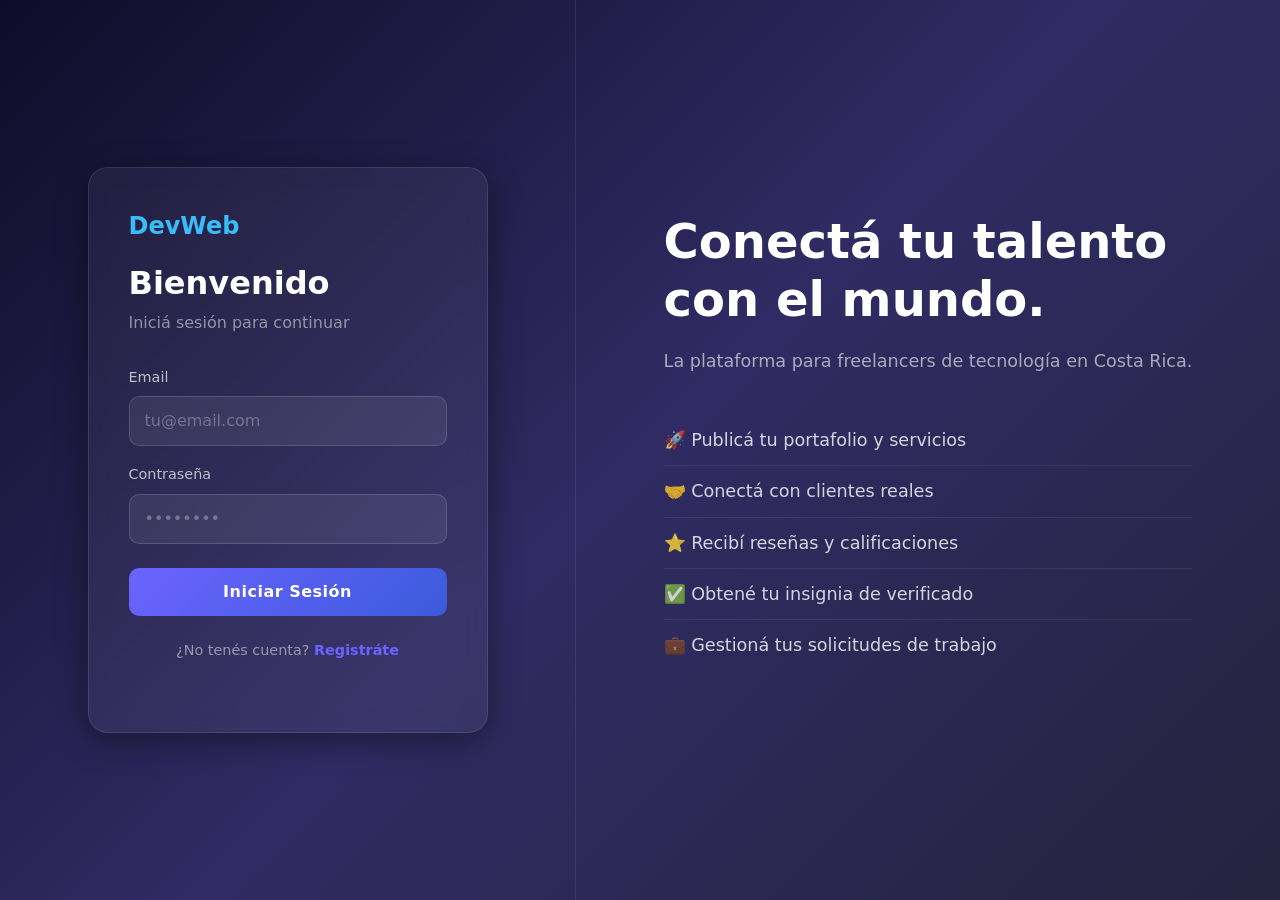
<file: frontend/index.html>
<!DOCTYPE html>
<html lang="es">

<head>
    <meta charset="UTF-8">
    <meta name="viewport" content="width=device-width, initial-scale=1.0">
    <title>DevWeb - Feed</title>
    <link href="https://cdn.jsdelivr.net/npm/bootstrap@5.3.0/dist/css/bootstrap.min.css" rel="stylesheet">
    <link rel="stylesheet" href="css/styles.css">
</head>

<body class="feed-page">
    <nav class="navbar">
        <div class="logo">DevWeb</div>
        <input type="text" id="searchInput" class="search-input" placeholder="Buscar proyectos o servicios...">
        <div class="user-menu">
            <a href="users/profile.html" id="userName" class="user-link"></a>
            <button onclick="logout()">Cerrar sesión</button>
        </div>
    </nav>

    <!-- Banner para FREELANCER -->
    <div class="post-banner" id="freelancerBanner" style="display:none;">
        <p>¿Qué estás trabajando?</p>
        <button onclick="abrirModal('modalProyecto')">Subir proyecto</button>
    </div>

    <!-- Banner para CLIENT -->
    <div class="post-banner" id="clientBanner" style="display:none;">
        <p>¿Eres freelancer? Únite a DevWeb</p>
        <button onclick="abrirModal('modalFreelancer')">Convertirme en freelancer</button>
    </div>

    <!-- Modal: Crear proyecto -->
    <div class="modal-overlay" id="modalProyecto" style="display:none;">
        <div class="modal-box">
            <h3>Subir nuevo proyecto</h3>
            <form id="formProyecto">
                <input type="text" id="projTitle" placeholder="Título" required>
                <textarea id="projDescription" placeholder="Descripción" required></textarea>
                <select id="projCategory" required>
                    <option value="">Categoría</option>
                    <option value="WEB_DEVELOPMENT">Desarrollo Web</option>
                    <option value="MOBILE_DEVELOPMENT">Desarrollo Móvil</option>
                    <option value="GRAPHIC_DESIGN">Diseño Gráfico</option>
                    <option value="UI_UX_DESIGN">UI/UX</option>
                </select>
                <input type="url" id="projImage" placeholder="URL de imagen" required>
                <div class="modal-buttons">
                    <button type="button" onclick="cerrarModal('modalProyecto')">Cancelar</button>
                    <button type="submit">Publicar</button>
                </div>
            </form>
        </div>
    </div>

    <!-- Modal: Convertirse en freelancer -->
    <div class="modal-overlay" id="modalFreelancer" style="display:none;">
        <div class="modal-box">
            <h3>Convertirte en freelancer</h3>
            <p>Al confirmar, tu cuenta podrá publicar servicios y proyectos.</p>
            <div class="modal-buttons">
                <button type="button" onclick="cerrarModal('modalFreelancer')">Cancelar</button>
                <button onclick="confirmarFreelancer()">Confirmar</button>
            </div>
        </div>
    </div>


    <div class="modal-overlay" id="modalSolicitud" style="display:none;">
        <div class="modal-box">
            <h3>Solicitar servicio</h3>

            <p id="requestServiceTitle"></p>

            <input type="hidden" id="requestServiceId">
            <input type="hidden" id="requestFreelancerId">

            <textarea id="requestDescription" placeholder="Describe el trabajo que necesitás"></textarea>

            <div class="modal-buttons">
                <button type="button" onclick="cerrarModal('modalSolicitud')">Cancelar</button>
                <button type="button" onclick="sendJobRequest()">Enviar solicitud</button>
            </div>
        </div>
    </div>

    <div id="reportModal" class="modal-overlay" style="display:none;">
        <div class="modal-box">
            <h4 id="reportTitle">Reportar Proyecto</h4>

            <select id="reportType">
                <option value="">Selecciona el motivo</option>
                <option value="SPAM">Spam</option>
                <option value="INAPPROPRIATE_CONTENT">Contenido inapropiado</option>
                <option value="MISLEADING_INFORMATION">Publicidad engañosa</option>
                <option value="HARASSMENT">Insultos / Acoso</option>
                <option value="HATE_SPEECH">Discurso de odio</option>
                <option value="SCAM_OR_FRAUD">Intento de estafa</option>
                <option value="COPYRIGHT_VIOLATION">Violación de derechos de autor</option>
                <option value="IMPERSONATION">Credenciales falsas</option>
                <option value="ILLEGAL_CONTENT">Contenido ilegal</option>
                <option value="OTHER">Otro</option>
            </select>

            <input type="hidden" id="reportProjectId">

            <textarea id="reportText" placeholder="Motivo del reporte"></textarea>

            <div class="modal-buttons">
                <button type="button" onclick="cerrarModal('reportModal')">Cancelar</button>
                <button onclick="sendReport()">Enviar reporte</button>
            </div>

        </div>
    </div>

    <div class="feed-container" id="feedContainer">
        <!-- Aquí se cargan los proyectos dinámicamente -->
    </div>

    <script src="js/api.js"></script>
    <script>
        const user = JSON.parse(localStorage.getItem("user"));

        let allProyectos = [];
        let allServicios = [];
        let reportMode = "PROJECT";

        if (!user) {
            window.location.href = "users/login.html";
        }

        document.getElementById("userName").textContent = "Hola, " + user.name;

        async function cargarProyectos() {
            const response = await fetch(API_URL + "/projects");
            const proyectos = await response.json();

            allProyectos = proyectos;

            const contenedor = document.getElementById("feedContainer");
            contenedor.innerHTML = "";

            proyectos.forEach(proyecto => {
                contenedor.innerHTML += `
                    <div class="project-card">
                        <img src="${proyecto.imageUrl}" class="project-image" alt="${proyecto.title}">
                            <div class="project-info">
                                <h3>${proyecto.title}</h3>
                                <p class="service-owner">
                                    Por:
                                    <a href="freelancer.html?id=${proyecto.freelancerId}">
                                      ${proyecto.freelancerName}
                                    </a>
                                </p>

                                <p>${proyecto.description || ""}</p>
                                <p>Categoría: ${proyecto.category || ""}</p>
                                <button class="btn-report" onclick="openReportModal(${proyecto.id})" >
                                    Reportar Proyecto
                                </button>
                            </div>
                    </div>
                `;
            });
        }

        async function cargarServicios() {
            const response = await fetch(API_URL + "/api/services/findAll");

            if (!response.ok) {
                return;
            }

            const servicios = await response.json();

            allServicios = servicios;

            const contenedor = document.getElementById("feedContainer");

            servicios.forEach(service => {
                contenedor.innerHTML += `
                    <div class="project-card" >
                        <img src="${service.imageUrl}" class="project-image" alt="${service.title}">

                            <div class="project-info">
                                <h3>${service.title}</h3>

                                <p>Categoría: ${service.category}</p>
                                <p>${service.description || ""}</p>
                                <p>Precio: ₡${Number(service.price).toLocaleString()}</p>

                                <div class="service-footer">

                                    <div class="service-owner">
                                        Por:
                                        <a href="freelancer.html?id=${service.freelancerId}">
                                            ${service.freelancerName}
                                        </a>
                                    </div>

                                    <div class="card-actions">
                                        <button
                                            class="btn-service"
                                            onclick="openRequestModal(${service.id}, ${service.freelancerId}, '${service.title.replace(/'/g, "\\'")}')">
                                            Solicitar servicio
                                        </button>

                                        <button
                                            class="btn-report"
                                            onclick="openReportServiceModal(${service.id})">
                                            Reportar servicio
                                        </button>
                                    </div>

                            </div>
                        </div>
            </div >
        `;
            });
        }

        if (user.role === "FREELANCER") {
            document.getElementById("freelancerBanner").style.display = "flex";
        } else if (user.role === "CLIENT") {
            document.getElementById("clientBanner").style.display = "flex";
        }

        document.getElementById("formProyecto").addEventListener("submit", async function (e) {
            e.preventDefault();

            const proyecto = {
                title: document.getElementById("projTitle").value,
                description: document.getElementById("projDescription").value,
                category: document.getElementById("projCategory").value,
                imageUrl: document.getElementById("projImage").value,
                freelancer: { id: user.id }
            };

            const response = await fetch(API_URL + "/projects", {
                method: "POST",
                headers: { "Content-Type": "application/json" },
                body: JSON.stringify(proyecto)
            });

            if (response.ok) {
                cerrarModal("modalProyecto");
                cargarProyectos();
            } else {
                alert("Error al publicar el proyecto");
            }
        });

        function openReportModal(projectId) {
            reportMode = "PROJECT";

            document.getElementById("reportTitle").textContent = "Reportar Proyecto";
            document.getElementById("reportProjectId").value = projectId;

            abrirModal("reportModal");
        }

        function openReportServiceModal(serviceId) {
            reportMode = "SERVICE";

            document.getElementById("reportTitle").textContent = "Reportar Servicio";
            document.getElementById("reportProjectId").value = serviceId;

            abrirModal("reportModal");
        }


        function openRequestModal(serviceId, freelancerId, serviceTitle) {
            if (!user) {
                alert("Debes iniciar sesión");
                return;
            }

            if (user.id === freelancerId) {
                alert("No puedes solicitar tus propios servicios");
                return;
            }

            document.getElementById("requestServiceId").value = serviceId;
            document.getElementById("requestFreelancerId").value = freelancerId;
            document.getElementById("requestServiceTitle").textContent = serviceTitle;
            document.getElementById("requestDescription").value = "";

            abrirModal("modalSolicitud");
        }

        async function sendReport() {
            const type = document.getElementById("reportType").value;
            const text = document.getElementById("reportText").value;
            const reportedId = Number(document.getElementById("reportProjectId").value);

            if (type === "") {
                alert("Seleccioná el tipo de reporte.");
                return;
            }

            if (text.trim() === "") {
                alert("Escribá una descripción.");
                return;
            }

            const report = {
                type: type,
                description: text,
                reportedBy: { id: user.id }
            };

            if (reportMode === "PROJECT") {
                report.reportedProjectId = reportedId;
            }

            if (reportMode === "SERVICE") {
                report.reportedServiceId = reportedId;
            }

            const response = await fetch(API_URL + "/api/reports", {
                method: "POST",
                headers: { "Content-Type": "application/json" },
                body: JSON.stringify(report)
            });

            if (response.ok) {
                alert("Reporte enviado correctamente.");
                document.getElementById("reportText").value = "";
                document.getElementById("reportType").value = "";
                document.getElementById("reportProjectId").value = "";
                reportMode = "PROJECT";
                cerrarModal("reportModal");
            } else {
                const text = await response.text();
                console.error("Error backend:", text);
                alert(text || "Error al enviar el reporte.");
            }
        }

        async function sendJobRequest() {
            const description = document.getElementById("requestDescription").value;

            if (description.trim() === "") {
                alert("Debe escribir una descripción");
                return;
            }

            const request = {
                description: description,
                client: {
                    id: user.id
                },
                freelancer: {
                    id: Number(document.getElementById("requestFreelancerId").value)
                },
                service: {
                    id: Number(document.getElementById("requestServiceId").value)
                }
            };

            const response = await fetch(API_URL + "/api/jobrequest/save", {
                method: "POST",
                headers: {
                    "Content-Type": "application/json"
                },
                body: JSON.stringify(request)
            });

            const text = await response.text();

            if (response.ok) {
                cerrarModal("modalSolicitud");
                alert("Solicitud enviada correctamente");
            } else {
                alert(text || "Error al enviar solicitud");
            }
        }

        async function confirmarFreelancer() {
            const response = await fetch(API_URL + "/users/" + user.id + "/become-freelancer", {
                method: "PUT"
            });

            if (response.ok) {
                const updatedUser = await response.json();
                localStorage.setItem("user", JSON.stringify(updatedUser));
                alert("¡Ahora eres freelancer!");
                window.location.reload();
            } else {
                alert("Error al cambiar de rol");
            }
        }



        cargarProyectos().then(() => cargarServicios());



        function filtrarFeed() {
            const texto = document.getElementById("searchInput").value.toLowerCase();
            const cards = document.querySelectorAll("#feedContainer .project-card");

            cards.forEach(card => {
                const contenido = card.textContent.toLowerCase();
                card.style.display = contenido.includes(texto) ? "block" : "none";
            });
        }

        document.getElementById("searchInput").addEventListener("input", filtrarFeed);
    </script>
</body>

</html>
</file>
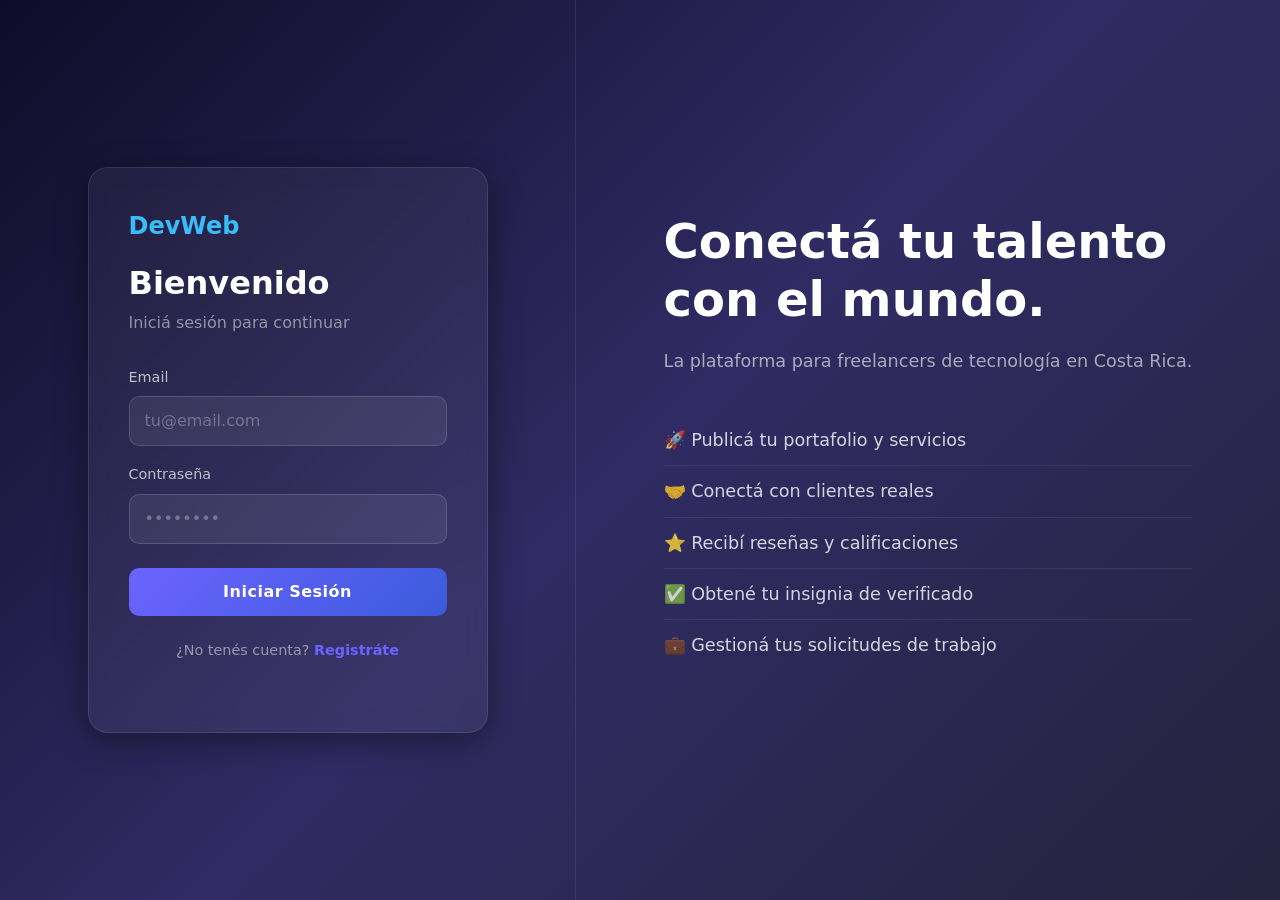
<file: frontend/admin.html>
<!DOCTYPE html>
<html lang="en">

<head>
    <meta charset="UTF-8">
    <meta name="viewport" content="width=device-width, initial-scale=1.0">
    <title>Panel Admin - DevWeb</title>
    <link href="https://cdn.jsdelivr.net/npm/bootstrap@5.3.0/dist/css/bootstrap.min.css" rel="stylesheet">
    <link rel="stylesheet" href="css/styles.css">
</head>

<body class="feed-page public-freelancer-page">

    <nav class="navbar">
        <a href="index.html" class="logo">DevWeb</a>
        <div class="user-menu">
            <a href="users/profile.html" id="userName" class="user-link"></a>
            <button onclick="logout()">Cerrar sesión</button>
        </div>
    </nav>

    <main class="container mt-4 ">
        <div class="freelancer-tabs">
            <button id="tabVerificaciones" class="tab-active"
                onclick="showSection('verificaciones')">Verificaciones</button>
            <button id="tabReportes" onclick="showSection('reportes')">Reportes</button>
        </div>


        <section id="sectionVerifications">
            <h2 style="color: #fff;">Solicitudes de verificación</h2>
            <div id="verificationsContainer"></div>
        </section>


        <section id="sectionReports" style="display:none;">
            <h2 style="color: #fff;">Reportes pendientes</h2>
            <div id="reportsContainer"></div>
        </section>
    </main>


    <script src="js/api.js"></script>
    <script>
        const loggedUser = JSON.parse(localStorage.getItem("user"));


        if (!loggedUser || loggedUser.role !== "ADMIN") {
            window.location.href = "index.html";
        }
        document.getElementById("userName").textContent = "Hola, " + loggedUser.name;

        async function loadVerification() {
            const container = document.getElementById("verificationsContainer");
            container.innerHTML = "<p class='profile-muted'>Cargando verificaciones...</p>";


            const response = await fetch(API_URL + "/verification");

            const verifications = await response.json();
            container.innerHTML = "";

            verifications.forEach(function (verification) {
                container.innerHTML += `
                    <article class="review-slot-card">
                        <div class="review-row">
                            <strong>${verification.userName}</strong>
                        </div>
                        <p><a href="${verification.evidenceUrl}" target="_blank">Ver evidencia</a></p>
                        <small>${verification.requestDate}</small>
                        <div class="card-actions">
                            <button class="btn-accept" onclick="approvedVerification(${verification.id})">Aprobar</button>
                            <button class="btn-reject" onclick="rejectedVerification(${verification.id})">Rechazar</button>
                        </div>
                    </article>
                `;
            });


        }

        async function loadReports() {
            const container = document.getElementById("reportsContainer");
            container.innerHTML = "<p class='profile-muted'>Cargando reportes...</p>";


            const response = await fetch(API_URL + "/api/reports");

            const reports = await response.json();
            container.innerHTML = "";

            reports.forEach(function (report) {
                container.innerHTML += `
                    <article class="review-slot-card">
                        <div class="review-row">
                            <strong>Reportado por: ${report.reportedBy.name}</strong>
                            <small>${new Date(report.createdAt).toLocaleDateString("es-CR")}</small>
                        </div>

                        <p><strong>Reportado:</strong> 
                            ${report.reportedUser
                        ? report.reportedUser.name
                        : report.reportedProjectId
                            ? "Proyecto ID: " + report.reportedProjectId
                            : "Servicio ID: " + report.reportedServiceId
                    }
                        </p>

                        <p><strong>Motivo:</strong> ${report.type}</p>
                        <p>${report.description}</p>

                        <div class="card-actions">
                            <button class="btn-accept" onclick="approvedReport(${report.id})">Resolver</button>
                            <button class="btn-reject" onclick="rejectedReport(${report.id})">Descartar</button>
                        </div>
                    </article>
                `;
            });

        }

        async function rejectedVerification(id) {
            const response = await fetch(API_URL + "/verification/" + id, {
                method: "PUT",
                headers: { "Content-Type": "application/json" },
                body: JSON.stringify({ status: "REJECTED" })
            });
            if (response.ok) {
                alert("Verificación rechasada.");
                loadVerification();
            } else {
                alert("Error al aprobar.");
            }
        }
        async function approvedVerification(id) {
            const response = await fetch(API_URL + "/verification/" + id, {
                method: "PUT",
                headers: { "Content-Type": "application/json" },
                body: JSON.stringify({ status: "APPROVED" })
            });
            if (response.ok) {
                alert("Verificación aprobada.");
                loadVerification();
            } else {
                alert("Error al aprobar.");
            }
        }



        async function approvedReport(id) {
            const response = await fetch(API_URL + "/api/reports/" + id + "/resolve", {
                method: "PUT"
            });

            if (response.ok) {
                alert("reporte resuelto.");
                loadReports();
            } else {
                alert("Error al asignarle el estado.");
            }
        }

        async function rejectedReport(id) {
            const response = await fetch(API_URL + "/api/reports/" + id + "/dismiss", {
                method: "PUT"
            });

            if (response.ok) {
                alert("reporte denegado.");
                loadReports();
            } else {
                alert("Error al asignarle el estado.");
            }
        }

        function showSection(seccion) {
            document.getElementById("sectionVerifications").style.display = "none";
            document.getElementById("sectionReports").style.display = "none";
            document.getElementById("tabVerificaciones").classList.remove("tab-active");
            document.getElementById("tabReportes").classList.remove("tab-active");

            if (seccion === "verificaciones") {
                document.getElementById("sectionVerifications").style.display = "block";
                document.getElementById("tabVerificaciones").classList.add("tab-active");
            } else {
                document.getElementById("sectionReports").style.display = "block";
                document.getElementById("tabReportes").classList.add("tab-active");
            }
        }


        loadVerification();
        loadReports()
    </script>
</body>

</html>
</file>
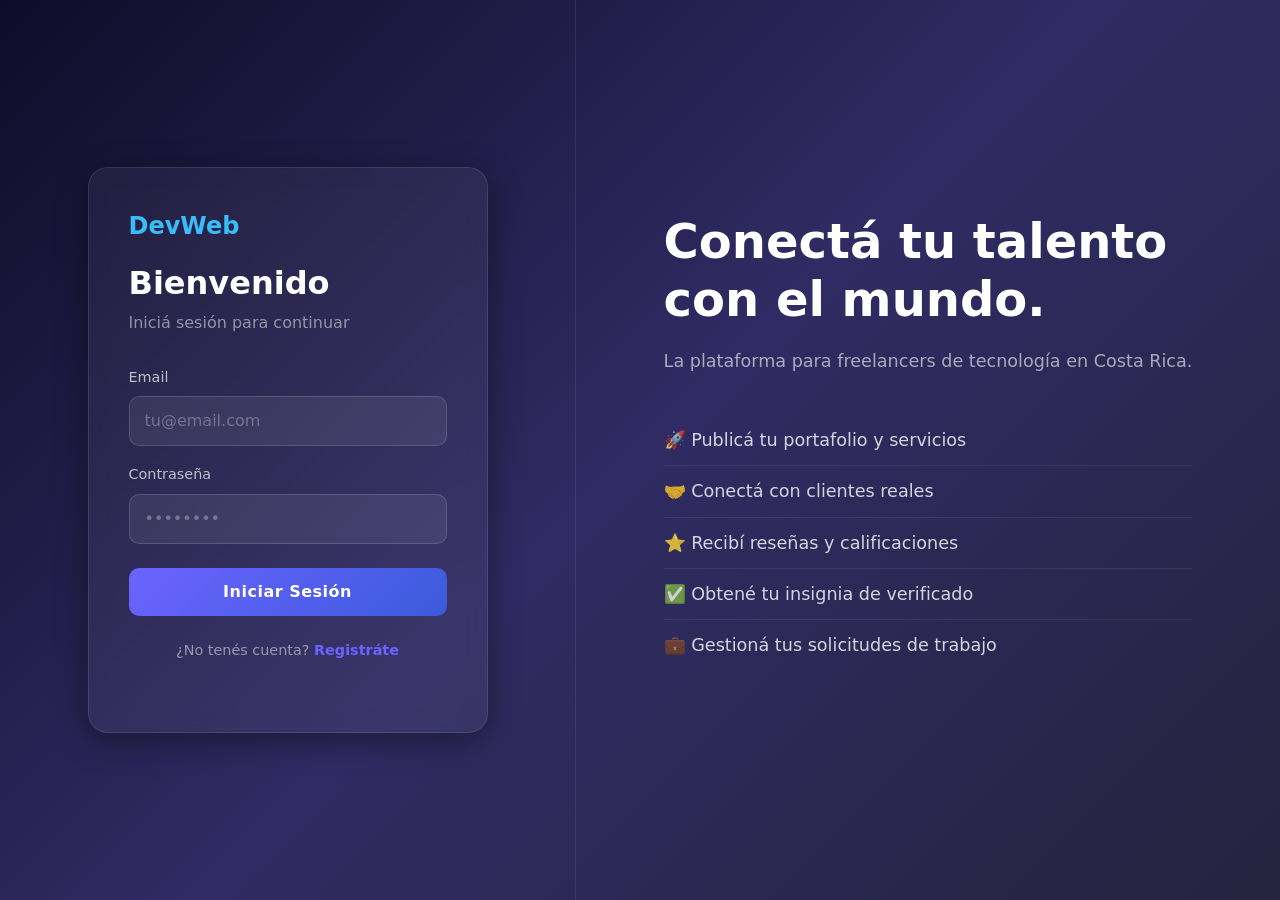
<file: frontend/freelancer.html>
<!DOCTYPE html>
<html lang="es">

<head>
    <meta charset="UTF-8">
    <title>DevWeb - Perfil Freelancer</title>
    <meta name="viewport" content="width=device-width, initial-scale=1.0">

    <link href="https://cdn.jsdelivr.net/npm/bootstrap@5.3.0/dist/css/bootstrap.min.css" rel="stylesheet">
    <link rel="stylesheet" href="css/styles.css">
</head>

<body class="feed-page public-freelancer-page">

    <nav class="navbar">
        <a href="index.html" class="logo">DevWeb</a>
        

        <div class="user-menu">
            <a href="users/profile.html" id="userName" class="user-link"></a>
            <button onclick="logout()">Cerrar sesión</button>
        </div>
    </nav>

    <main class="freelancer-page">

        <aside class="freelancer-profile-card">
            <div class="freelancer-avatar" id="avatarLetter">F</div>

            <h1 id="freelancerName">Cargando...</h1>
            <p id="freelancerEmail" class="profile-muted"></p>

            <div class="profile-badges">
                <span id="ratingBadge">⭐ 0</span>
                <span id="verifiedBadge">Sin verificar</span>
            </div>

            <button class="secondary-profile-button" onclick="toggleReport()">
                Reportar usuario
            </button>

            <div id="reportBox" class="report-box" style="display:none;">
                <h4>Reportar usuario</h4>

                <select id="userReportType">
                    <option value="">Seleccione un motivo</option>
                    <option value="SPAM">Spam</option>
                    <option value="SCAM_OR_FRAUD">Estafa</option>
                    <option value="INAPPROPRIATE_CONTENT">Contenido inapropiado</option>
                    <option value="MISLEADING_INFORMATION">Información engañosa</option>
                    <option value="OTHER">Otro</option>
                </select>

                <textarea id="reportText" placeholder="Motivo del reporte"></textarea>
                <button onclick="sendReport()">Enviar reporte</button>
            </div>
        </aside>

        <section class="freelancer-main-content">

            <div class="freelancer-tabs">
                <button id="servicesTabBtn" class="tab-active" onclick="showSection('services')">Servicios</button>
                <button id="projectsTabBtn" onclick="showSection('projects')">Proyectos</button>
                <button id="reviewsTabBtn" onclick="showSection('reviews')">Reviews</button>
            </div>

            <section id="servicesSection" class="freelancer-section">
                <h2>Servicios</h2>
                <div id="servicesContainer"></div>
            </section>

            <section id="projectsSection" class="freelancer-section" style="display:none;">
                <h2>Proyectos</h2>
                <div id="projectsContainer" class="projects-public-grid"></div>
            </section>

            <section id="reviewsSection" class="freelancer-section" style="display:none;">
                <div class="section-title-row">
                    <div>
                        <h2>Reviews</h2>
                        <p id="reviewsAverage" class="profile-muted"></p>
                    </div>

                    <button id="reviewButton" class="small-button" onclick="openReviewModal()" style="display:none;">
                        Agregar review
                    </button>
                </div>

                <div id="reviewsContainer"></div>
            </section>

        </section>

    </main>

    <div class="modal-overlay" id="modalSolicitud" style="display:none;">
        <div class="modal-box">
            <h3>Solicitar servicio</h3>

            <p id="requestServiceTitle" class="profile-muted"></p>

            <input type="hidden" id="requestServiceId">

            <textarea id="requestDescription" placeholder="Describe el trabajo que necesitás"></textarea>

            <div class="modal-buttons">
                <button type="button" onclick="cerrarModal('modalSolicitud')">Cancelar</button>
                <button type="button" onclick="sendJobRequest()">Enviar solicitud</button>
            </div>
        </div>
    </div>

    <div class="modal-overlay" id="modalReview" style="display:none;">
        <div class="modal-box">
            <h3>Agregar review</h3>

            <select id="reviewRating">
                <option value="5">5 estrellas</option>
                <option value="4">4 estrellas</option>
                <option value="3">3 estrellas</option>
                <option value="2">2 estrellas</option>
                <option value="1">1 estrella</option>
            </select>

            <textarea id="reviewComment" placeholder="Comentario"></textarea>

            <div class="modal-buttons">
                <button type="button" onclick="cerrarModal('modalReview')">Cancelar</button>
                <button type="button" onclick="sendReview()">Publicar review</button>
            </div>
        </div>
    </div>

    <div class="modal-overlay" id="modalServiceReport" style="display:none;">
        <div class="modal-box">
            <h3>Reportar servicio</h3>

            <input type="hidden" id="reportedServiceId">

            <select id="serviceReportType">
                <option value="">Seleccione un motivo</option>
                <option value="SPAM">Spam</option>
                <option value="SCAM_OR_FRAUD">Estafa</option>
                <option value="INAPPROPRIATE_CONTENT">Contenido inapropiado</option>
                <option value="MISLEADING_INFORMATION">Información engañosa</option>
                <option value="OTHER">Otro</option>
            </select>

            <textarea id="serviceReportText" placeholder="Descripción"></textarea>

            <div class="modal-buttons">
                <button type="button" onclick="cerrarModal('modalServiceReport')">Cancelar</button>
                <button type="button" onclick="sendServiceReport()">Enviar</button>
            </div>
        </div>
    </div>


    <div class="modal-overlay" id="modalProjectReport" style="display:none;">
        <div class="modal-box">
            <h3>Reportar proyecto</h3>

            <input type="hidden" id="reportProjectId">

            <select id="projectReportType">
                <option value="">Seleccione un motivo</option>
                <option value="SPAM">Spam</option>
                <option value="SCAM_OR_FRAUD">Estafa</option>
                <option value="INAPPROPRIATE_CONTENT">Contenido inapropiado</option>
                <option value="MISLEADING_INFORMATION">Información engañosa</option>
                <option value="OTHER">Otro</option>
            </select>

            <textarea id="projectReportText"></textarea>

            <div class="modal-buttons">
                <button onclick="cerrarModal('modalProjectReport')">
                    Cancelar
                </button>

                <button onclick="sendProjectReport()">
                    Reportar
                </button>
            </div>
        </div>
    </div>

    <script src="js/api.js"></script>

    <script>
        const loggedUser = JSON.parse(localStorage.getItem("user"));
        const params = new URLSearchParams(window.location.search);
        const freelancerId = params.get("id");

        if (!freelancerId) {
            alert("No se indicó el freelancer.");
            window.location.href = "index.html";
        }

        if (loggedUser) {
            document.getElementById("userName").textContent = "Hola, " + loggedUser.name;

            if (loggedUser.role === "CLIENT") {
                document.getElementById("reviewButton").style.display = "inline-block";
            }

        } else {
            document.getElementById("userName").textContent = "Iniciar sesión";
            document.getElementById("userName").href = "users/login.html";
        }

        window.addEventListener("DOMContentLoaded", function () {
            loadFreelancer();
            loadServices();
            loadProjects();
            loadReviews();
        });

        async function loadFreelancer() {
            const response = await fetch(API_URL + "/users/" + freelancerId);

            if (!response.ok) {
                alert("No se pudo cargar el freelancer.");
                return;
            }

            const freelancer = await response.json();

            document.getElementById("freelancerName").textContent = freelancer.name;
            document.getElementById("freelancerEmail").textContent = freelancer.email;
            document.getElementById("ratingBadge").textContent = "⭐ " + (freelancer.rating ?? 0);
            document.getElementById("verifiedBadge").textContent = freelancer.verified ? "✔ Verificado" : "Sin verificar";

            if (freelancer.name) {
                document.getElementById("avatarLetter").textContent = freelancer.name.charAt(0).toUpperCase();
            }
        }

        async function loadServices() {
            const container = document.getElementById("servicesContainer");
            container.innerHTML = "<p class='profile-muted'>Cargando servicios...</p>";

            const response = await fetch(API_URL + "/api/services/findByFreelancer/" + freelancerId);

            if (!response.ok) {
                container.innerHTML = "<p class='profile-muted'>Este freelancer no tiene servicios publicados.</p>";
                return;
            }

            const services = await response.json();
            container.innerHTML = "";

            services.forEach(function (service) {
                const serviceImage = service.imageUrl
                    ? `<img src="${service.imageUrl}" class="service-image" alt="${service.title}">`
                    : `<div class="service-slot-category">${service.category}</div>`;

                container.innerHTML += `
                <article class="service-slot-card">
                    ${serviceImage}

                    <div class="service-slot-info">
                        <h3>${service.title}</h3>
                        <p>Categoría: ${service.category}</p>
                        <p>${service.description || ""}</p>
                        <p>Freelancer: ${service.freelancerName}</p>
                        <p class="service-slot-price">₡${Number(service.price).toLocaleString()}</p>

                        <button class="btn-service" onclick="openRequestModal(${service.id}, '${service.title.replace(/'/g, "\\'")}')">
                             Solicitar servicio
                        </button>

                        <button class="btn-report" onclick="openServiceReportModal(${service.id})">
                           Reportar servicio
                        </button>

                    </div>
                </article>
            `;
            });
        }

        async function loadProjects() {
            const container = document.getElementById("projectsContainer");
            container.innerHTML = "<p class='profile-muted'>Cargando proyectos...</p>";

            const response = await fetch(API_URL + "/projects/freelancer/" + freelancerId);

            if (!response.ok) {
                container.innerHTML = "<p class='profile-muted'>Este freelancer no tiene proyectos publicados.</p>";
                return;
            }

            const projects = await response.json();
            container.innerHTML = "";

            projects.forEach(function (project) {
                container.innerHTML += `
                <article class="project-public-card">
                    <img src="${project.imageUrl}" alt="${project.title}">
<div>
    <h3>${project.title}</h3>

    <p>${project.description || ""}</p>

    <p>Categoría: ${project.category || ""}</p>

    <p>Por ${project.freelancerName}</p>

    <div class="card-actions">
        <button class="btn-report"
            onclick="openProjectReportModal(${project.id})">
            Reportar proyecto
        </button>
    </div>
</div>
                </article>
            `;
            });
        }

        async function loadReviews() {
            const container = document.getElementById("reviewsContainer");
            const average = document.getElementById("reviewsAverage");

            container.innerHTML = "<p class='profile-muted'>Cargando reviews...</p>";

            const response = await fetch(API_URL + "/review/freelancer/" + freelancerId);
            const data = await response.json();

            if (typeof data === "string") {
                average.textContent = "Promedio: sin reviews";
                container.innerHTML = "<p class='profile-muted'>Este freelancer todavía no tiene reviews.</p>";
                return;
            }

            average.textContent = "Promedio: ⭐ " + data.Average;
            container.innerHTML = "";

            data.Reviews.forEach(function (review) {
                container.innerHTML += `
                <article class="review-slot-card">
                    <div class="review-row">
                        <strong>${review.clientName}</strong>
                        <span>⭐ ${review.rating}</span>
                    </div>

                    <p>${review.comment}</p>
                    <small>${formatDate(review.date)}</small>
                </article>
            `;
            });
        }

        function openRequestModal(serviceId, serviceTitle) {
            if (!loggedUser) {
                alert("Debes iniciar sesión.");
                return;
            }

            if (loggedUser.id === freelancerId) {
                alert("No puedes solicitar tus propios servicios.");
                return;
            }

            document.getElementById("requestServiceId").value = serviceId;
            document.getElementById("requestServiceTitle").textContent = serviceTitle;
            document.getElementById("requestDescription").value = "";

            abrirModal("modalSolicitud");
        }

        async function sendJobRequest() {
            const serviceId = document.getElementById("requestServiceId").value;
            const description = document.getElementById("requestDescription").value;

            if (description.trim() === "") {
                alert("Debe escribir una descripción.");
                return;
            }

            const request = {
                description: description,
                client: {
                    id: loggedUser.id
                },
                freelancer: {
                    id: Number(freelancerId)
                },
                service: {
                    id: Number(serviceId)
                }
            };

            const response = await fetch(API_URL + "/api/jobrequest/save", {
                method: "POST",
                headers: {
                    "Content-Type": "application/json"
                },
                body: JSON.stringify(request)
            });

            const text = await response.text();

            if (response.ok) {
                cerrarModal("modalSolicitud");
                alert("Solicitud enviada correctamente.");
            } else {
                alert(text);
            }
        }

        function openReviewModal() {
            if (!loggedUser) {
                alert("Debes iniciar sesión.");
                return;
            }

            if (loggedUser.id === freelancerId) {
                alert("No puedes dejar una review en tu propio perfil.");
                return;
            }

            document.getElementById("reviewRating").value = "5";
            document.getElementById("reviewComment").value = "";
            abrirModal("modalReview");
        }

        async function sendReview() {
            const rating = Number(document.getElementById("reviewRating").value);
            const comment = document.getElementById("reviewComment").value;

            if (comment.trim() === "") {
                alert("Debe escribir un comentario.");
                return;
            }

            const review = {
                comment: comment,
                rating: rating,
                client: {
                    id: loggedUser.id
                },
                freelancer: {
                    id: Number(freelancerId)
                }
            };

            const response = await fetch(API_URL + "/review", {
                method: "POST",
                headers: {
                    "Content-Type": "application/json"
                },
                body: JSON.stringify(review)
            });

            const text = await response.text();

            if (response.ok) {
                cerrarModal("modalReview");
                alert("Review publicada.");
                loadReviews();
            } else {
                alert(text);
            }
        }

        function showSection(section) {
            document.getElementById("servicesSection").style.display = "none";
            document.getElementById("projectsSection").style.display = "none";
            document.getElementById("reviewsSection").style.display = "none";

            document.getElementById("servicesTabBtn").classList.remove("tab-active");
            document.getElementById("projectsTabBtn").classList.remove("tab-active");
            document.getElementById("reviewsTabBtn").classList.remove("tab-active");

            if (section === "services") {
                document.getElementById("servicesSection").style.display = "block";
                document.getElementById("servicesTabBtn").classList.add("tab-active");
            }

            if (section === "projects") {
                document.getElementById("projectsSection").style.display = "block";
                document.getElementById("projectsTabBtn").classList.add("tab-active");
            }

            if (section === "reviews") {
                document.getElementById("reviewsSection").style.display = "block";
                document.getElementById("reviewsTabBtn").classList.add("tab-active");
            }
        }

        function openServiceReportModal(serviceId) {

            document.getElementById("reportedServiceId").value = serviceId;
            document.getElementById("serviceReportType").value = "";
            document.getElementById("serviceReportText").value = "";

            abrirModal("modalServiceReport");
        }

        function openProjectReportModal(projectId) {
            document.getElementById("reportProjectId").value = projectId;
            document.getElementById("projectReportType").value = "";
            document.getElementById("projectReportText").value = "";

            abrirModal("modalProjectReport");
        }

        function toggleReport() {
            const box = document.getElementById("reportBox");
            box.style.display = box.style.display === "none" ? "block" : "none";
        }

        async function sendReport() {

            const type = document.getElementById("userReportType").value;
            const text = document.getElementById("reportText").value;

            if (type === "") {
                alert("Seleccione un motivo.");
                return;
            }

            if (text.trim() === "") {
                alert("Escriba una descripción.");
                return;
            }

            const report = {
                type: type,
                description: text,
                reportedBy: {
                    id: loggedUser.id
                },
                reportedUser: {
                    id: Number(freelancerId)
                }
            };

            const response = await fetch(API_URL + "/api/reports", {
                method: "POST",
                headers: {
                    "Content-Type": "application/json"
                },
                body: JSON.stringify(report)
            });

            const responseText = await response.text();

            if (response.ok) {

                document.getElementById("reportText").value = "";
                document.getElementById("userReportType").value = "";

                toggleReport();

                alert("Reporte enviado correctamente.");

            } else {

                alert(responseText);

            }
        }

        async function sendServiceReport() {

            const report = {
                type: document.getElementById("serviceReportType").value,
                description: document.getElementById("serviceReportText").value,
                reportedBy: {
                    id: loggedUser.id
                },
                reportedServiceId: Number(document.getElementById("reportedServiceId").value)
            };

            const response = await fetch(API_URL + "/api/reports", {
                method: "POST",
                headers: {
                    "Content-Type": "application/json"
                },
                body: JSON.stringify(report)
            });

            const text = await response.text();

            if (response.ok) {
                cerrarModal("modalServiceReport");
                alert("Reporte enviado correctamente.");
            } else {
                alert(text);
            }
        }

        async function sendProjectReport() {

            const report = {
                type: document.getElementById("projectReportType").value,
                description: document.getElementById("projectReportText").value,
                reportedBy: {
                    id: loggedUser.id
                },
                reportedProjectId: Number(document.getElementById("reportProjectId").value)
            };

            const response = await fetch(API_URL + "/api/reports", {
                method: "POST",
                headers: {
                    "Content-Type": "application/json"
                },
                body: JSON.stringify(report)
            });

            const text = await response.text();

            if (response.ok) {
                cerrarModal("modalProjectReport");
                alert("Reporte enviado correctamente.");
            } else {
                alert(text);
            }
        }


        function formatDate(dateText) {
            if (!dateText) {
                return "";
            }

            return new Date(dateText).toLocaleDateString("es-CR");
        }
    </script>

</body>

</html>
</file>
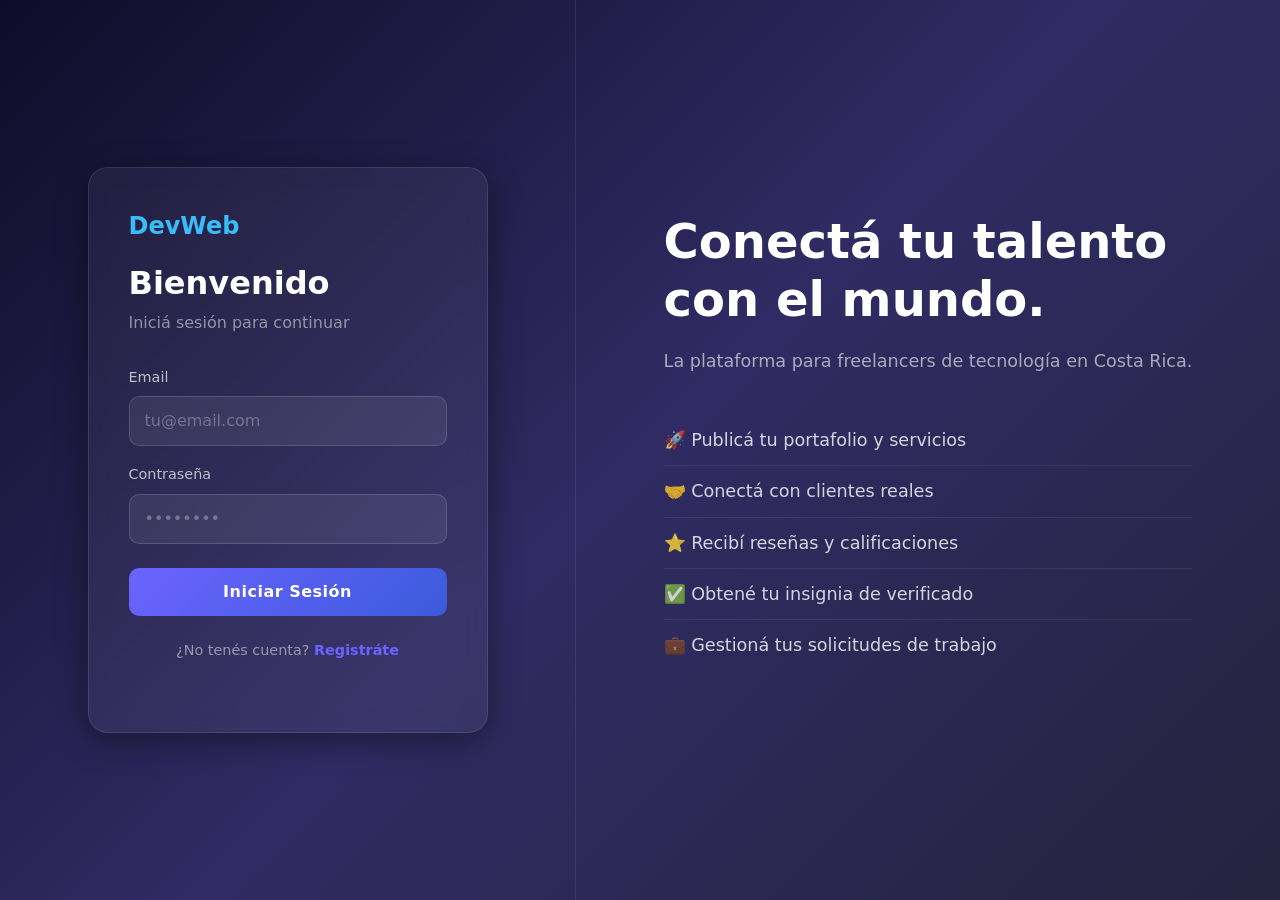
<file: frontend/users/login.html>
<!DOCTYPE html>
<html lang="es">
<head>
    <meta charset="UTF-8">
    <meta name="viewport" content="width=device-width, initial-scale=1.0">
    <title>DevWeb - Login</title>
    <link href="https://cdn.jsdelivr.net/npm/bootstrap@5.3.0/dist/css/bootstrap.min.css" rel="stylesheet">
    <link rel="stylesheet" href="../css/styles.css">
</head>
<body>
    <div class="login-wrapper">
        <!-- Lado izquierdo - Formulario -->
        <div class="login-left">
            <div class="login-card">
                <div class="logo">DevWeb</div>
                <h2>Bienvenido</h2>
                <p>Iniciá sesión para continuar</p>
                <form id="loginForm">
                    <div class="mb-3">
                        <label class="form-label">Email</label>
                        <input type="email" class="form-control" id="email" placeholder="tu@email.com" required>
                    </div>
                    <div class="mb-4">
                        <label class="form-label">Contraseña</label>
                        <input type="password" class="form-control" id="password" placeholder="••••••••" required>
                    </div>
                    <button type="submit" class="btn btn-primary w-100">Iniciar Sesión</button>
                </form>
                <p class="register-link text-center mt-4">¿No tenés cuenta? <a href="register.html">Registráte</a></p>
            </div>
        </div>

        <!-- Lado derecho - Info -->
        <div class="login-right">
            <div class="info-content">
                <h1>Conectá tu talento<br>con el mundo.</h1>
                <p>La plataforma para freelancers de tecnología en Costa Rica.</p>
                <ul class="feature-list">
                    <li>🚀 Publicá tu portafolio y servicios</li>
                    <li>🤝 Conectá con clientes reales</li>
                    <li>⭐ Recibí reseñas y calificaciones</li>
                    <li>✅ Obtené tu insignia de verificado</li>
                    <li>💼 Gestioná tus solicitudes de trabajo</li>
                </ul>
            </div>
        </div>
    </div>

    <script src="../js/api.js"></script>
    <script>
        document.addEventListener("DOMContentLoaded", function() {
            document.getElementById("loginForm").addEventListener("submit", async function(e) {
                e.preventDefault();
                const email = document.getElementById("email").value;
                const password = document.getElementById("password").value;

                const response = await fetch(API_URL + "/auth/login", {
                    method: "POST",
                    headers: { "Content-Type": "application/json" },
                    body: JSON.stringify({ email, password })
                });

                if (response.ok) {
                    const user = await response.json();
                    localStorage.setItem("user", JSON.stringify(user));
                    alert("Bienvenido " + user.name);
                    window.location.href = "../index.html";
                } else {
                    alert("Email o contraseña incorrectos");
                }
            });
        });
    </script>
    <script src="https://cdn.jsdelivr.net/npm/bootstrap@5.3.0/dist/js/bootstrap.bundle.min.js"></script>
</body>
</html>
</file>
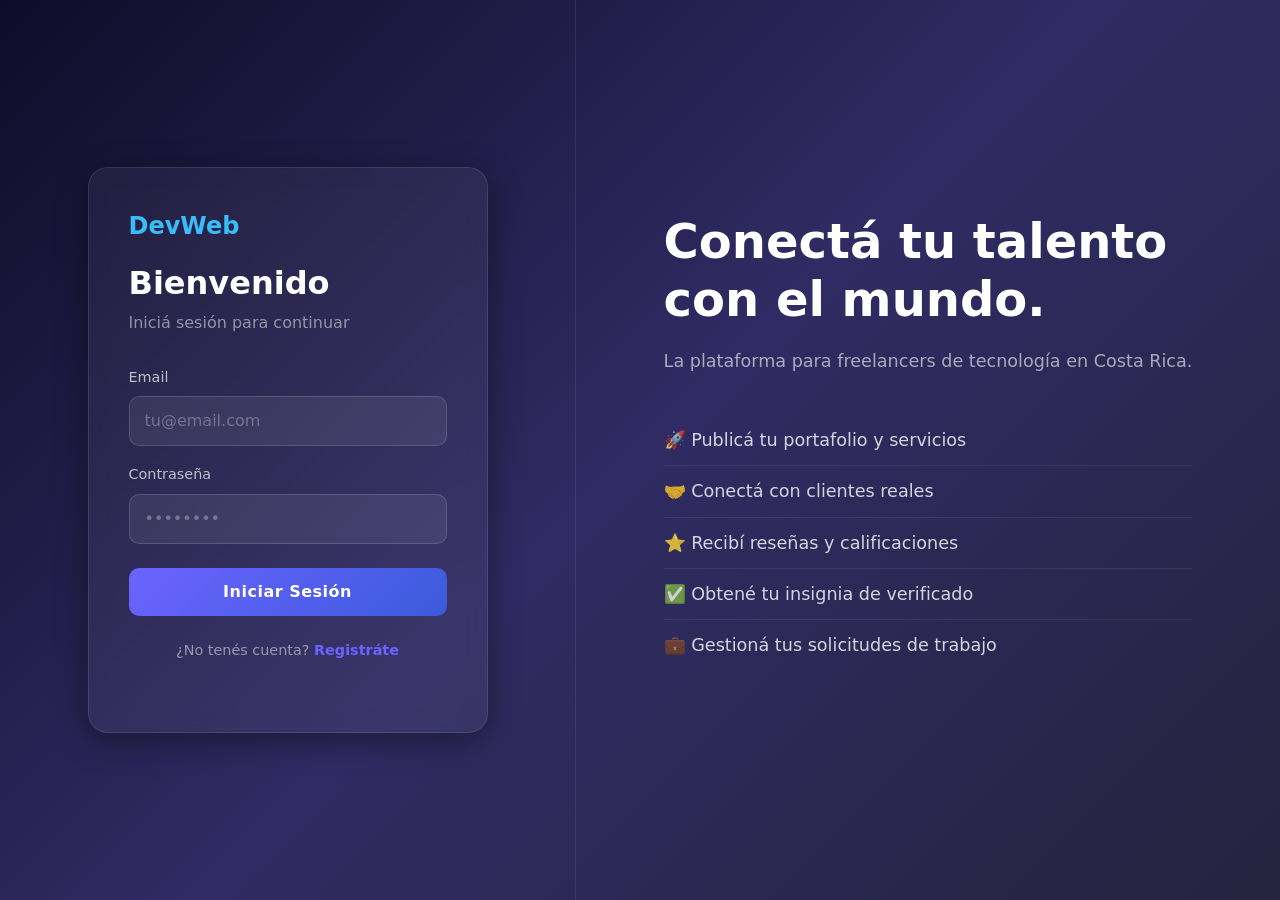
<file: frontend/users/profile.html>
<!DOCTYPE html>
<html lang="es">

<head>
    <meta charset="UTF-8">
    <meta name="viewport" content="width=device-width, initial-scale=1.0">
    <title>DevWeb - Mi Perfil</title>
    <link href="https://cdn.jsdelivr.net/npm/bootstrap@5.3.0/dist/css/bootstrap.min.css" rel="stylesheet">
    <link rel="stylesheet" href="../css/styles.css">
</head>

<body class="feed-page">
    <nav class="navbar">
        <a href="../index.html" class="logo">DevWeb</a>
        <div class="user-menu">
            <a href="profile.html" id="userName" class="user-link"></a>
            <button onclick="logout()">Cerrar sesión</button>
        </div>
    </nav>

    <div class="profile-container">
        <div class="profile-header">

            <h2 id="profileName"></h2>
            <p id="profileRole"></p>
            <p id="profileEmail"></p>
            <p id="profileRating"></p>

            <div class="profile-btn">
                <button onclick="abrirModal('modalEditar')">Editar perfil</button>

                <a id="btnPerfilPublico" style="display:none;">
                    <button type="button">Ver perfil público</button>
                </a>
                <a id="btnAdmin" style="display:none;">
                    <button type="button">Gestión</button>
                </a>
            </div>

        </div>

        <div id="profileTabs" class="freelancer-tabs" style="display:none;">
            <button id="tabServices" class="tab-active" onclick="showProfileSection('services')">Servicios</button>
            <button id="tabProjects" onclick="showProfileSection('projects')">Proyectos</button>
            <button id="tabRequests" onclick="showProfileSection('requests')">Solicitudes</button>
        </div>

        <div id="projectsSection" style="display:none;">
            <div class="section-header">
                <h3 style="margin: 15px;">Mis proyectos</h3>
                <button id="btnAgregarProyecto" style="display:none;" onclick="abrirModal('modalProyecto')">
                    Añadir proyecto
                </button>
            </div>
            <div id="projectsContainer"></div>
        </div>

        <div id="servicesSection" style="display:none;">
            <div class="section-header">
                <h3 style="margin: 15px;">Mis servicios</h3>
                <button id="btnAgregarServicio" style="display:none;" onclick="abrirCrearServicio()">
                    Añadir servicio
                </button>
            </div>
            <div id="servicesContainer"></div>
        </div>

        <div id="clientSection" style="display:none;">
            <h3 style="margin: 15px;" id="solicitudesTitulo">Mis solicitudes</h3>
            <div id="solicitudesContainer"></div>
        </div>

        <div id="adminSection" style="display:none;">
            <h3 style="margin: 15px;" id="reportes">Reportes recientes</h3>
            <div id="reportsContainer"></div>
        </div>
    </div>

    <div class="modal-overlay" id="modalEditar" style="display:none;">
        <div class="modal-box">
            <h3>Editar perfil</h3>

            <form id="formEditar">
                <input type="text" id="editName" placeholder="Nombre" required>

                <div class="modal-buttons">
                    <button type="button" onclick="cerrarModal('modalEditar')">Cancelar</button>
                    <button type="submit">Guardar</button>
                </div>
            </form>
        </div>
    </div>

    <div class="modal-overlay" id="modalProyecto" style="display:none;">
        <div class="modal-box">
            <h3>Subir nuevo proyecto</h3>

            <form id="formProyecto">
                <input type="text" id="projTitle" placeholder="Título" required>
                <textarea id="projDescription" placeholder="Descripción" required></textarea>

                <select id="projCategory" required>
                    <option value="">Categoría</option>
                    <option value="PROGRAMMING">PROGRAMMING</option>
                    <option value="WEB_DEVELOPMENT">WEB_DEVELOPMENT</option>
                    <option value="MOBILE_DEVELOPMENT">MOBILE_DEVELOPMENT</option>
                    <option value="GAME_DEVELOPMENT">GAME_DEVELOPMENT</option>
                    <option value="GRAPHIC_DESIGN">GRAPHIC_DESIGN</option>
                    <option value="UI_UX_DESIGN">UI_UX_DESIGN</option>
                    <option value="ILLUSTRATION">ILLUSTRATION</option>
                    <option value="ANIMATION">ANIMATION</option>
                    <option value="VIDEO_EDITING">VIDEO_EDITING</option>
                    <option value="PHOTOGRAPHY">PHOTOGRAPHY</option>
                    <option value="MUSIC_PRODUCTION">MUSIC_PRODUCTION</option>
                </select>

                <input type="url" id="projImage" placeholder="URL de imagen" required>

                <div class="modal-buttons">
                    <button type="button" onclick="cerrarModal('modalProyecto')">Cancelar</button>
                    <button type="submit">Publicar</button>
                </div>
            </form>
        </div>
    </div>

    <div class="modal-overlay" id="modalEditarProyecto" style="display:none;">
        <div class="modal-box">
            <h3>Editar proyecto</h3>

            <form id="formEditarProyecto">
                <input type="hidden" id="editProjectId">

                <input type="text" id="editProjectTitle" placeholder="Título" required>
                <textarea id="editProjectDescription" placeholder="Descripción" required></textarea>

                <select id="editProjectCategory" required>
                    <option value="">Categoría</option>
                    <option value="PROGRAMMING">PROGRAMMING</option>
                    <option value="WEB_DEVELOPMENT">WEB_DEVELOPMENT</option>
                    <option value="MOBILE_DEVELOPMENT">MOBILE_DEVELOPMENT</option>
                    <option value="GAME_DEVELOPMENT">GAME_DEVELOPMENT</option>
                    <option value="GRAPHIC_DESIGN">GRAPHIC_DESIGN</option>
                    <option value="UI_UX_DESIGN">UI_UX_DESIGN</option>
                    <option value="ILLUSTRATION">ILLUSTRATION</option>
                    <option value="ANIMATION">ANIMATION</option>
                    <option value="VIDEO_EDITING">VIDEO_EDITING</option>
                    <option value="PHOTOGRAPHY">PHOTOGRAPHY</option>
                    <option value="MUSIC_PRODUCTION">MUSIC_PRODUCTION</option>
                </select>

                <input type="url" id="editProjectImage" placeholder="URL de imagen" required>

                <div class="modal-buttons">
                    <button type="button" onclick="cerrarModal('modalEditarProyecto')">Cancelar</button>
                    <button type="submit">Guardar cambios</button>
                </div>
            </form>
        </div>
    </div>

    <div class="modal-overlay" id="modalServicio" style="display:none;">
        <div class="modal-box">
            <h3>Publicar servicio</h3>

            <form id="formServicio">
                <input type="text" id="serviceTitle" placeholder="Título" required>
                <textarea id="serviceDescription" placeholder="Descripción" required></textarea>

                <select id="serviceCategory" required>
                    <option value="">Categoría</option>
                    <option value="PROGRAMMING">PROGRAMMING</option>
                    <option value="WEB_DEVELOPMENT">WEB_DEVELOPMENT</option>
                    <option value="MOBILE_DEVELOPMENT">MOBILE_DEVELOPMENT</option>
                    <option value="GAME_DEVELOPMENT">GAME_DEVELOPMENT</option>
                    <option value="GRAPHIC_DESIGN">GRAPHIC_DESIGN</option>
                    <option value="UI_UX_DESIGN">UI_UX_DESIGN</option>
                    <option value="ILLUSTRATION">ILLUSTRATION</option>
                    <option value="ANIMATION">ANIMATION</option>
                    <option value="VIDEO_EDITING">VIDEO_EDITING</option>
                    <option value="PHOTOGRAPHY">PHOTOGRAPHY</option>
                    <option value="MUSIC_PRODUCTION">MUSIC_PRODUCTION</option>
                </select>

                <input type="number" id="servicePrice" placeholder="Precio" required min="1">
                <input type="url" id="serviceImage" placeholder="URL de imagen" required>

                <div class="modal-buttons">
                    <button type="button" onclick="cerrarModal('modalServicio')">Cancelar</button>
                    <button type="submit">Publicar</button>
                </div>
            </form>
        </div>
    </div>

    <script src="../js/api.js"></script>

    <script>
        const user = JSON.parse(localStorage.getItem("user"));
        let editingServiceId = null;

        if (!user) {
            window.location.href = "login.html";
        }

        document.getElementById("userName").textContent = "Hola, " + user.name;
        document.getElementById("profileName").textContent = user.name;
        document.getElementById("profileRole").textContent = "Rol: " + user.role;
        document.getElementById("profileEmail").textContent = "Email: " + user.email;
        document.getElementById("profileRating").textContent = "Calificación: " + user.rating;
        document.getElementById("editName").value = user.name;

        if (user.role === "FREELANCER") {
            document.getElementById("profileTabs").style.display = "flex";

            document.getElementById("servicesSection").style.display = "block";
            document.getElementById("projectsSection").style.display = "none";
            document.getElementById("clientSection").style.display = "none";

            document.getElementById("btnPerfilPublico").style.display = "inline-block";
            document.getElementById("btnPerfilPublico").href = "../freelancer.html?id=" + user.id;

            document.getElementById("btnAgregarProyecto").style.display = "inline-block";
            document.getElementById("btnAgregarServicio").style.display = "inline-block";

            document.getElementById("solicitudesTitulo").textContent = "Mis solicitudes";

            cargarMisProyectos();
            cargarMisServicios();
            cargarSolicitudesFreelancer();

        } else if (user.role === "CLIENT") {
            document.getElementById("clientSection").style.display = "block";
            document.getElementById("solicitudesTitulo").textContent = "Mis solicitudes enviadas";

            cargarSolicitudesCliente();
        } else if (user.role === "ADMIN") {
            document.getElementById("btnAdmin").style.display = "block";
            document.getElementById("btnAdmin").href = "../admin.html";

            document.getElementById("adminSection").style.display = "block";

            document.getElementById("reportes").textContent = "Reportes Pendientes";

            loadReports();
        }

        function showProfileSection(section) {
            document.getElementById("servicesSection").style.display = "none";
            document.getElementById("projectsSection").style.display = "none";
            document.getElementById("clientSection").style.display = "none";
            document.getElementById("adminSection").style.display = "none";

            document.getElementById("tabServices").classList.remove("tab-active");
            document.getElementById("tabProjects").classList.remove("tab-active");
            document.getElementById("tabRequests").classList.remove("tab-active");

            if (section === "services") {
                document.getElementById("servicesSection").style.display = "block";
                document.getElementById("tabServices").classList.add("tab-active");
            }

            if (section === "projects") {
                document.getElementById("projectsSection").style.display = "block";
                document.getElementById("tabProjects").classList.add("tab-active");
            }

            if (section === "requests") {
                document.getElementById("clientSection").style.display = "block";
                document.getElementById("tabRequests").classList.add("tab-active");
            }
        }

        async function cargarMisProyectos() {
            const response = await fetch(API_URL + "/projects/freelancer/" + user.id);
            const contenedor = document.getElementById("projectsContainer");

            if (!response.ok) {
                contenedor.innerHTML = "<p>No tenés proyectos publicados.</p>";
                return;
            }

            const proyectos = await response.json();
            contenedor.innerHTML = "";

            proyectos.forEach(proyecto => {
                contenedor.innerHTML += `
                    <div class="project-card">
                        <img src="${proyecto.imageUrl}" class="project-image" alt="${proyecto.title}">
                            <div class="project-info">
                                <h3>${proyecto.title}</h3>
                                <p>${proyecto.description || ""}</p>
                                <p>Categoría: ${proyecto.category || ""}</p>

                                <div class="card-actions">
                                    <button type="button" class="btn-complete" onclick='abrirEditarProyecto(${JSON.stringify(proyecto)})'>
                                        Editar
                                    </button>

                                    <button type="button" class="btn-reject" onclick="eliminarProyecto(${proyecto.id})">
                                        Eliminar
                                    </button>
                                </div>
                            </div>
                    </div>
                `;
            });
        }

        function abrirEditarProyecto(proyecto) {
            document.getElementById("editProjectId").value = proyecto.id;
            document.getElementById("editProjectTitle").value = proyecto.title || "";
            document.getElementById("editProjectDescription").value = proyecto.description || "";
            document.getElementById("editProjectCategory").value = proyecto.category || "";
            document.getElementById("editProjectImage").value = proyecto.imageUrl || "";

            abrirModal("modalEditarProyecto");
        }

        document.getElementById("formEditarProyecto").addEventListener("submit", async function (e) {
            e.preventDefault();

            const id = document.getElementById("editProjectId").value;

            const proyecto = {
                title: document.getElementById("editProjectTitle").value,
                description: document.getElementById("editProjectDescription").value,
                category: document.getElementById("editProjectCategory").value,
                imageUrl: document.getElementById("editProjectImage").value,
                freelancer: {
                    id: user.id
                }
            };

            const response = await fetch(API_URL + "/projects/" + id, {
                method: "PUT",
                headers: {
                    "Content-Type": "application/json"
                },
                body: JSON.stringify(proyecto)
            });

            const text = await response.text();

            if (response.ok) {
                cerrarModal("modalEditarProyecto");
                document.getElementById("formEditarProyecto").reset();
                cargarMisProyectos();
                alert("Proyecto actualizado correctamente");
            } else {
                alert(text || "Error al actualizar proyecto");
            }
        });

        async function eliminarProyecto(id) {
            if (!confirm("¿Seguro que querés eliminar este proyecto?")) {
                return;
            }

            const response = await fetch(API_URL + "/projects/" + id, {
                method: "DELETE"
            });

            const text = await response.text();

            if (response.ok) {
                cargarMisProyectos();
                alert("Proyecto eliminado correctamente");
            } else {
                alert(text || "Error al eliminar proyecto");
            }
        }

        async function loadReports() {
            const container = document.getElementById("reportsContainer");
            container.innerHTML = "<p class='profile-muted'>Cargando reportes...</p>";


            const response = await fetch(API_URL + "/api/reports");

            const reports = await response.json();
            container.innerHTML = "";

            if (reports.length === 0) {
                container.innerHTML = "<p class='profile-muted'>No hay reportes pendientes.</p>";
                return;
            }

            reports.forEach(function (report) {
                container.innerHTML += `
                    <article class="project-card" >
                        <div class="project-info">
                            <strong>Reportado por: ${report.reportedBy.name}</strong>
                            <small>${new Date(report.createdAt).toLocaleDateString("es-CR")}</small>
                        </div>
                        <div class="project-info">
                            <p><strong>Reportado:</strong> 
                                ${report.reportedUser ? report.reportedUser.name : "Proyecto ID: " + report.reportedProjectId}
                            </p>

                            <p><strong>Motivo:</strong> ${report.type}</p>
                            <p>${report.description}</p>
                        </div>
                        
                    </article >
                    `;
            });

        }

        async function cargarMisServicios() {
            const response = await fetch(API_URL + "/api/services/findByFreelancer/" + user.id);
            const contenedor = document.getElementById("servicesContainer");

            if (!response.ok) {
                contenedor.innerHTML = "<p>No tenés servicios publicados.</p>";
                return;
            }

            const servicios = await response.json();
            contenedor.innerHTML = "";

            servicios.forEach(service => {
                contenedor.innerHTML += `
        <div class="project-card">
            <img src="${service.imageUrl}" class="project-image" alt="${service.title}">

            <div class="project-info">
                <h3>${service.title}</h3>
                <p>${service.description || ""}</p>
                <p>Categoría: ${service.category}</p>
                <p>Precio: ₡${Number(service.price).toLocaleString()}</p>

                <div class="card-actions">
                    <button type="button" class="btn-accept" onclick='abrirEditarServicio(${JSON.stringify(service)})'>
                        Editar
                    </button>

                    <button type="button" class="btn-reject" onclick="eliminarServicio(${service.id})">
                        Eliminar
                    </button>
                </div>
            </div>
        </div>
    `;
            });
        }

        function abrirCrearServicio() {
            editingServiceId = null;
            document.getElementById("formServicio").reset();
            abrirModal("modalServicio");
        }

        function abrirEditarServicio(service) {
            editingServiceId = service.id;

            document.getElementById("serviceTitle").value = service.title || "";
            document.getElementById("serviceDescription").value = service.description || "";
            document.getElementById("serviceCategory").value = service.category || "";
            document.getElementById("servicePrice").value = service.price || "";
            document.getElementById("serviceImage").value = service.imageUrl || "";

            abrirModal("modalServicio");
        }

        async function eliminarServicio(id) {
            if (!confirm("¿Seguro que querés eliminar este servicio?")) {
                return;
            }

            const response = await fetch(API_URL + "/api/services/delete/" + id, {
                method: "DELETE"
            });

            const text = await response.text();

            if (response.ok) {
                cargarMisServicios();
                alert("Servicio eliminado correctamente");
            } else {
                alert(text || "Error al eliminar servicio");
            }
        }



        async function cargarSolicitudesCliente() {
            const response = await fetch(API_URL + "/api/jobrequest/findByClient/" + user.id);
            const contenedor = document.getElementById("solicitudesContainer");

            if (!response.ok) {
                contenedor.innerHTML = "<p>No tenés solicitudes enviadas.</p>";
                return;
            }

            const solicitudes = await response.json();
            contenedor.innerHTML = "";

            solicitudes.forEach(solicitud => {
                contenedor.innerHTML += `
                    <div class="project-card" >
                        <div class="project-info">
                            <h3>Solicitud #${solicitud.id}</h3>
                            <p>${solicitud.description}</p>
                            <p>Estado: ${solicitud.status}</p>
                            <p>Servicio ID: ${solicitud.serviceId}</p>
                        </div>
                </div >
                    `;
            });
        }

        async function cargarSolicitudesFreelancer() {
            const response = await fetch(API_URL + "/api/jobrequest/findByFreelancer/" + user.id);
            const contenedor = document.getElementById("solicitudesContainer");

            if (!response.ok) {
                contenedor.innerHTML = "<p>No tenés solicitudes recibidas.</p>";
                return;
            }

            const solicitudes = await response.json();
            contenedor.innerHTML = "";

            solicitudes.forEach(solicitud => {
                let botones = "";

                if (solicitud.status === "PENDING") {
                    botones = `
                    <div class="card-actions" >
                        <button class="btn-accept" onclick="aceptarSolicitud(${solicitud.id})">
                            Aceptar
                        </button>

                        <button class="btn-reject" onclick="rechazarSolicitud(${solicitud.id})">
                            Rechazar
                        </button>
                    </div >
                    `;
                }

                if (solicitud.status === "ACCEPTED") {
                    botones = `
                    <div class="card-actions" >
                        <button class="btn-complete" onclick="completarSolicitud(${solicitud.id})">
                            Completar
                        </button>
                    </div >
                    `;
                }

                contenedor.innerHTML += `
                    <div class="project-card" >
                        <div class="project-info">
                            <h3>Solicitud #${solicitud.id}</h3>
                            <p>${solicitud.description}</p>
                            <p>Estado: ${solicitud.status}</p>
                            <p>Cliente ID: ${solicitud.clientId}</p>
                            <p>Servicio ID: ${solicitud.serviceId}</p>
                            ${botones}
                        </div>
                </div >
            `;
            });
        }

        async function aceptarSolicitud(id) {
            await fetch(API_URL + "/api/jobrequest/accept/" + id, {
                method: "PUT"
            });

            cargarSolicitudesFreelancer();
        }

        async function rechazarSolicitud(id) {
            await fetch(API_URL + "/api/jobrequest/reject/" + id, {
                method: "PUT"
            });

            cargarSolicitudesFreelancer();
        }

        async function completarSolicitud(id) {
            await fetch(API_URL + "/api/jobrequest/complete/" + id, {
                method: "PUT"
            });

            cargarSolicitudesFreelancer();
        }


        document.getElementById("formServicio").addEventListener("submit", async function (e) {
            e.preventDefault();

            const servicio = {
                title: document.getElementById("serviceTitle").value,
                description: document.getElementById("serviceDescription").value,
                category: document.getElementById("serviceCategory").value,
                price: Number(document.getElementById("servicePrice").value),
                imageUrl: document.getElementById("serviceImage").value,
                freelancer: {
                    id: user.id
                }
            };

            const url = editingServiceId
                ? API_URL + "/api/services/edit/" + editingServiceId
                : API_URL + "/api/services/save";

            const method = editingServiceId ? "PUT" : "POST";

            const response = await fetch(url, {
                method: method,
                headers: {
                    "Content-Type": "application/json"
                },
                body: JSON.stringify(servicio)
            });

            const text = await response.text();

            if (response.ok) {
                cerrarModal("modalServicio");
                document.getElementById("formServicio").reset();

                editingServiceId = null;

                cargarMisServicios();

                alert(method === "POST" ? "Servicio publicado" : "Servicio actualizado");
            } else {
                alert(text || "Error al guardar servicio");
            }
        });

        document.getElementById("formProyecto").addEventListener("submit", async function (e) {
            e.preventDefault();

            const proyecto = {
                title: document.getElementById("projTitle").value,
                description: document.getElementById("projDescription").value,
                category: document.getElementById("projCategory").value,
                imageUrl: document.getElementById("projImage").value,
                freelancer: {
                    id: user.id
                }
            };

            const response = await fetch(API_URL + "/projects", {
                method: "POST",
                headers: {
                    "Content-Type": "application/json"
                },
                body: JSON.stringify(proyecto)
            });

            if (response.ok) {
                cerrarModal("modalProyecto");
                document.getElementById("formProyecto").reset();
                cargarMisProyectos();
                alert("Proyecto publicado");
            } else {
                alert("Error al publicar proyecto");
            }
        });

    </script>

    <script src="https://cdn.jsdelivr.net/npm/bootstrap@5.3.0/dist/js/bootstrap.bundle.min.js"></script>
</body>

</html>
</file>
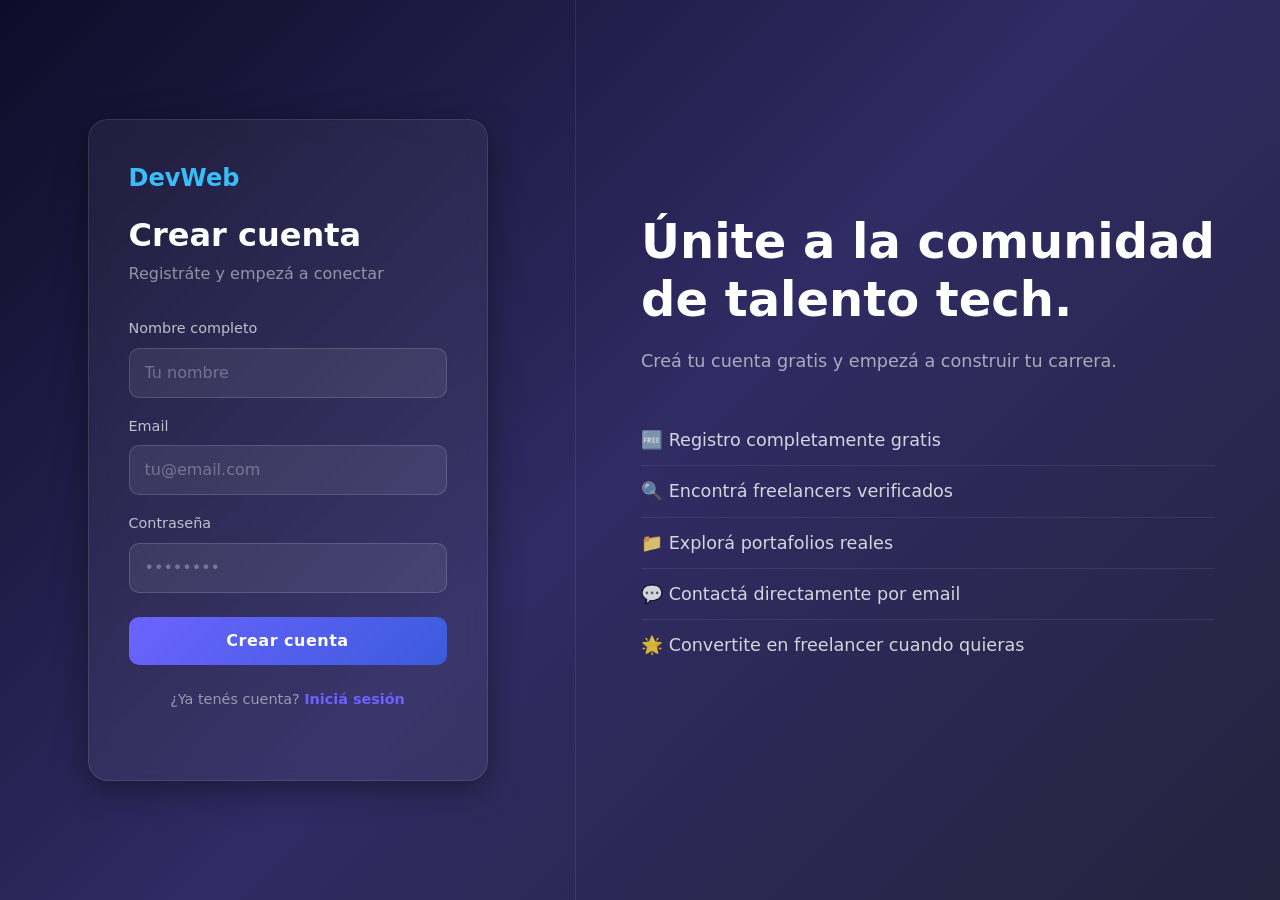
<file: frontend/users/register.html>
<!DOCTYPE html>
<html lang="es">
<head>
    <meta charset="UTF-8">
    <meta name="viewport" content="width=device-width, initial-scale=1.0">
    <title>DevWeb - Registro</title>
    <link href="https://cdn.jsdelivr.net/npm/bootstrap@5.3.0/dist/css/bootstrap.min.css" rel="stylesheet">
    <link rel="stylesheet" href="../css/styles.css">
</head>
<body>
    <div class="login-wrapper">
        <!-- Lado izquierdo - Formulario -->
        <div class="login-left">
            <div class="login-card">
                <div class="logo">DevWeb</div>
                <h2>Crear cuenta</h2>
                <p>Registráte y empezá a conectar</p>
                <form id="registerForm">
                    <div class="mb-3">
                        <label class="form-label">Nombre completo</label>
                        <input type="text" class="form-control" id="name" placeholder="Tu nombre" required>
                    </div>
                    <div class="mb-3">
                        <label class="form-label">Email</label>
                        <input type="email" class="form-control" id="email" placeholder="tu@email.com" required>
                    </div>
                    <div class="mb-4">
                        <label class="form-label">Contraseña</label>
                        <input type="password" class="form-control" id="password" placeholder="••••••••" required>
                    </div>
                    <button type="submit" class="btn btn-primary w-100">Crear cuenta</button>
                </form>
                <p class="register-link text-center mt-4">¿Ya tenés cuenta? <a href="login.html">Iniciá sesión</a></p>
            </div>
        </div>

        <!-- Lado derecho - Info -->
        <div class="login-right">
            <div class="info-content">
                <h1>Únite a la comunidad<br>de talento tech.</h1>
                <p>Creá tu cuenta gratis y empezá a construir tu carrera.</p>
                <ul class="feature-list">
                    <li>🆓 Registro completamente gratis</li>
                    <li>🔍 Encontrá freelancers verificados</li>
                    <li>📁 Explorá portafolios reales</li>
                    <li>💬 Contactá directamente por email</li>
                    <li>🌟 Convertite en freelancer cuando quieras</li>
                </ul>
            </div>
        </div>
    </div>

    <script src="../js/api.js"></script>
    <script>
        document.addEventListener("DOMContentLoaded", function() {
            document.getElementById("registerForm").addEventListener("submit", async function(e) {
                e.preventDefault();
                const name = document.getElementById("name").value;
                const email = document.getElementById("email").value;
                const password = document.getElementById("password").value;

                const response = await fetch(API_URL + "/users", {
                    method: "POST",
                    headers: { "Content-Type": "application/json" },
                    body: JSON.stringify({
                        name,
                        email,
                        password,
                        role: "CLIENT",
                        verified: false,
                        rating: 0.0
                    })
                });

                if (response.ok) {
                    alert("Cuenta creada exitosamente. Iniciá sesión.");
                    window.location.href = "login.html";
                } else {
                    const error = await response.json();
                    alert("Error al registrar: " + JSON.stringify(error));
                }
            });
        });
    </script>
    <script src="https://cdn.jsdelivr.net/npm/bootstrap@5.3.0/dist/js/bootstrap.bundle.min.js"></script>
</body>
</html>
</file>
<file: frontend/css/styles.css>
/* ===== GLOBAL ===== */
body {
    min-height: 100vh;
    background: linear-gradient(135deg, #0f0c29, #302b63, #24243e);
    display: flex;
    align-items: center;
    justify-content: center;
}

/* ===== LOGIN CARD ===== */
.login-card {
    background: rgba(255, 255, 255, 0.05);
    backdrop-filter: blur(10px);
    border: 1px solid rgba(255, 255, 255, 0.1);
    border-radius: 20px;
    padding: 40px;
    width: 100%;
    max-width: 400px;
    box-shadow: 0 8px 32px rgba(0, 0, 0, 0.4);
}

.login-card h2 {
    color: #fff;
    font-weight: 700;
    margin-bottom: 8px;
}

.login-card p {
    color: rgba(255, 255, 255, 0.5);
    margin-bottom: 30px;
}

/* ===== FORMS ===== */
.form-label {
    color: rgba(255, 255, 255, 0.7);
    font-size: 0.9rem;
}

.form-control {
    background: rgba(255, 255, 255, 0.07);
    border: 1px solid rgba(255, 255, 255, 0.15);
    border-radius: 10px;
    color: #fff;
    padding: 12px 15px;
}

.form-control:focus {
    background: rgba(255, 255, 255, 0.1);
    border-color: #6c63ff;
    color: #fff;
    box-shadow: 0 0 0 3px rgba(108, 99, 255, 0.25);
}

.form-control::placeholder {
    color: rgba(255, 255, 255, 0.3);
}

/* ===== BUTTONS ===== */
.btn-primary {
    background: linear-gradient(135deg, #6c63ff, #3b5bdb);
    border: none;
    border-radius: 10px;
    padding: 12px;
    font-weight: 600;
    letter-spacing: 0.5px;
    transition: all 0.3s ease;
}

.btn-primary:hover {
    transform: translateY(-2px);
    box-shadow: 0 8px 20px rgba(108, 99, 255, 0.4);
}

/* ===== LINKS ===== */
.register-link {
    color: rgba(255, 255, 255, 0.5);
    font-size: 0.9rem;
}

.register-link a {
    color: #6c63ff;
    text-decoration: none;
    font-weight: 600;
}

.register-link a:hover {
    color: #a29bfe;
}

/* ===== LOGO ===== */
.logo {
    font-size: 1.5rem;
    font-weight: 800;
    color: #6c63ff;
    margin-bottom: 20px;
}

/* ===== LOGIN LAYOUT ===== */
.login-wrapper {
    display: flex;
    min-height: 100vh;
    width: 100%;
}

.login-left {
    width: 45%;
    display: flex;
    align-items: center;
    justify-content: center;
    padding: 40px;
    border-right: 1px solid rgba(255, 255, 255, 0.08);
}

.login-right {
    width: 55%;
    display: flex;
    align-items: center;
    justify-content: center;
    padding: 60px;
}

.info-content h1 {
    font-size: 3rem;
    font-weight: 800;
    color: #fff;
    line-height: 1.2;
    margin-bottom: 20px;
}

.info-content p {
    color: rgba(255, 255, 255, 0.6);
    font-size: 1.1rem;
    margin-bottom: 40px;
}

.feature-list {
    list-style: none;
    padding: 0;
}

.feature-list li {
    color: rgba(255, 255, 255, 0.8);
    font-size: 1.1rem;
    padding: 12px 0;
    border-bottom: 1px solid rgba(255, 255, 255, 0.08);
}

.feature-list li:last-child {
    border-bottom: none;
}


.logo {
    font-size: 1.5rem;
    font-weight: bold;
    color: #38bdf8;
}

body.feed-page {
    display: block;
    background: linear-gradient(135deg, #0f0c29, #302b63, #24243e);
    min-height: 100vh;
}

.search-input {
    flex: 1;
    max-width: 500px;
    padding: 10px 15px;
    border: none;
    border-radius: 25px;
    outline: none;
    font-size: 1rem;
    background-color: #f1f5f9;
}

.search-input:focus {
    box-shadow: 0 0 0 3px rgba(56, 189, 248, 0.4);
}

.user-menu {
    display: flex;
    align-items: center;
    gap: 15px;
}

#userName {
    font-weight: 500;
}

.user-menu button {
    padding: 8px 16px;
    border: none;
    border-radius: 8px;
    background-color: #ef4444;
    color: white;
    cursor: pointer;
    transition: background-color 0.2s;
}

.user-menu button:hover {
    background-color: #dc2626;
}


/* ===== NAVBAR ===== */
.navbar {
    display: flex;
    align-items: center;
    justify-content: space-between;
    padding: 15px 40px;
    background: rgba(15, 12, 41, 0.85);
    backdrop-filter: blur(10px);
    border-bottom: 1px solid rgba(255, 255, 255, 0.08);
    position: sticky;
    top: 0;
    z-index: 100;
}

.navbar .logo {
    font-size: 1.4rem;
    font-weight: 800;
    color: #6c63ff;
    margin: 0;
}

.search-input {
    flex: 1;
    max-width: 400px;
    margin: 0 30px;
    padding: 10px 15px;
    border-radius: 8px;
    border: 1px solid rgba(255, 255, 255, 0.15);
    background: rgba(255, 255, 255, 0.07);
    color: #fff;
}

.search-input::placeholder {
    color: rgba(255, 255, 255, 0.3);
}

.user-menu {
    display: flex;
    align-items: center;
    gap: 15px;
    color: rgba(255, 255, 255, 0.8);
}

.user-menu button {
    background: rgba(255, 255, 255, 0.08);
    border: 1px solid rgba(255, 255, 255, 0.15);
    color: #fff;
    padding: 8px 16px;
    border-radius: 8px;
    cursor: pointer;
    transition: all 0.2s ease;
}

.user-menu button:hover {
    background: #6c63ff;
    border-color: #6c63ff;
}


/* ===== FEED ===== */
.feed-container {
    display: flex;
    flex-direction: column;
    align-items: center;
    gap: 20px;
    padding: 30px 20px;
    max-width: 700px;
    margin: 0 auto;
}

.project-card {
    margin-bottom: 15px;
    width: 100%;
    background: rgba(255, 255, 255, 0.05);
    border: 1px solid rgba(255, 255, 255, 0.1);
    border-radius: 15px;
    padding: 20px;
    color: #fff;
}

.project-card h3 {
    font-size: 1.2rem;
    font-weight: 700;
    margin-bottom: 5px;
}

.project-card p {
    color: rgba(255, 255, 255, 0.5);
    margin: 0;
}

/* ===== BANNER ===== */
.post-banner {
    display: none;
    align-items: center;
    justify-content: space-between;
    max-width: 700px;
    margin: 30px auto 0;
    padding: 20px 25px;
    background: rgba(255, 255, 255, 0.05);
    border: 1px solid rgba(255, 255, 255, 0.1);
    border-radius: 15px;
    color: rgba(255, 255, 255, 0.7);
}

.post-banner button {
    background: linear-gradient(135deg, #6c63ff, #3b5bdb);
    border: none;
    color: #fff;
    padding: 10px 20px;
    border-radius: 8px;
    font-weight: 600;
    cursor: pointer;
}

.post-banner button:hover {
    transform: translateY(-1px);
}

/* ===== MODAL ===== */
.modal-overlay {
    position: fixed;
    top: 0;
    left: 0;
    right: 0;
    bottom: 0;
    background: rgba(0, 0, 0, 0.6);
    align-items: center;
    justify-content: center;
    z-index: 1000;
}

.modal-box {
    background: #1e1b3a;
    border: 1px solid rgba(255, 255, 255, 0.1);
    border-radius: 15px;
    padding: 30px;
    width: 100%;
    max-width: 450px;
    color: #fff;
}

.modal-box h3 {
    margin-bottom: 20px;
}

.modal-box input,
.modal-box select,
.modal-box textarea {
    width: 100%;
    padding: 10px 15px;
    margin-bottom: 12px;
    border-radius: 8px;
    border: 1px solid rgba(255, 255, 255, 0.15);
    background: rgba(255, 255, 255, 0.07);
    color: #fff;
}

.modal-box textarea {
    resize: vertical;
    min-height: 80px;
}

.modal-buttons {
    display: flex;
    justify-content: flex-end;
    gap: 10px;
    margin-top: 10px;
}

.modal-buttons button {
    padding: 10px 18px;
    border-radius: 8px;
    border: none;
    cursor: pointer;
    font-weight: 600;
}

.modal-buttons button[type="submit"],
.modal-buttons button:last-child {
    background: linear-gradient(135deg, #6c63ff, #3b5bdb);
    color: #fff;
}

.modal-buttons button:first-child {
    background: rgba(255, 255, 255, 0.1);
    color: #fff;
}

/* ===== PROJECT CARD CON IMAGEN ===== */
.project-card {
    overflow: hidden;
    padding: 0;
}

.project-image {
    width: 100%;
    height: 250px;
    object-fit: cover;
}

.project-info {
    padding: 15px 20px;
}

.user-link {
    color: rgba(255, 255, 255, 0.8);
    text-decoration: none;
}

.user-link:hover {
    color: #fff;
}

css

/* ===== PROFILE PAGE ===== */
.profile-container {
    max-width: 700px;
    margin: 30px auto;
    padding: 0 20px;
}
.profile-btn{
    display: flex;
    gap: 10px;
    justify-content: center;
    margin-top: 15px;
}

.profile-header {
    background: rgba(255, 255, 255, 0.05);
    border: 1px solid rgba(255, 255, 255, 0.1);
    border-radius: 15px;
    padding: 30px;
    color: #fff;
    margin-bottom: 30px;
    text-align: center;
}

.profile-header h2 {
    font-size: 1.8rem;
    font-weight: 700;
    margin-bottom: 10px;
    color: #fff;
}

.profile-header p {
    color: rgba(255, 255, 255, 0.6);
    margin: 4px 0;
}

.profile-header button {
    margin-top: 15px;
    background: linear-gradient(135deg, #6c63ff, #3b5bdb);
    border: none;
    color: #fff;
    padding: 10px 20px;
    border-radius: 8px;
    font-weight: 600;
    cursor: pointer;

}

.profile-container {
    color: #fff;
}

#servicesSection h3,
#clientSection h3,
#projectsSection h3 {
    color: #fff;
}

#servicesContainer p,
#solicitudesContainer p {
    color: rgba(255, 255, 255, 0.6);
}

#projectsSection h3,
#clientSection h3 {
    color: #fff;
    margin-bottom: 15px;
}

#projectsContainer {
    display: flex;
    flex-direction: column;
    gap: 15px;
}

.modal-box select {
    height: auto;
    appearance: auto;
}

.modal-box select option {
    background: #1e1b3a;
    color: #fff;
}

.section-header {
    display: flex;
    justify-content: first baseline;
    gap: 15px;
    align-items: center;

}

.section-header button {
    margin-top: 0 px;
    background: linear-gradient(135deg, #6c63ff, #3b5bdb);
    border: none;
    color: #fff;
    padding: 6px 14px;
    border-radius: 8px;
    font-weight: 600;
    cursor: pointer;
}
/* ===== SOLO PERFIL PUBLICO FREELANCER ===== */

.public-freelancer-page .freelancer-page {
    display: grid;
    grid-template-columns: 320px 1fr;
    min-height: calc(100vh - 70px);
    color: #fff;
}

.public-freelancer-page .freelancer-profile-card {
    padding: 36px;
    background: rgba(0, 0, 0, 0.22);
    border-right: 1px solid rgba(255, 255, 255, 0.08);
}

.public-freelancer-page .freelancer-avatar {
    width: 145px;
    height: 145px;
    border-radius: 50%;
    background: linear-gradient(135deg, #6c63ff, #38bdf8);
    display: flex;
    align-items: center;
    justify-content: center;
    font-size: 4rem;
    font-weight: 900;
    color: #fff;
    margin-bottom: 22px;
}

.public-freelancer-page .freelancer-profile-card h1 {
    font-size: 2rem;
    font-weight: 900;
    margin-bottom: 6px;
}

.public-freelancer-page .profile-muted {
    color: rgba(255, 255, 255, 0.62);
}

.public-freelancer-page .profile-badges {
    display: flex;
    gap: 10px;
    flex-wrap: wrap;
    margin: 20px 0;
}

.public-freelancer-page .profile-badges span {
    background: rgba(255, 255, 255, 0.08);
    border: 1px solid rgba(255, 255, 255, 0.13);
    border-radius: 999px;
    padding: 8px 13px;
    font-size: 0.9rem;
    font-weight: 800;
}

.public-freelancer-page .secondary-profile-button,
.public-freelancer-page .small-button {
    border: none;
    border-radius: 999px;
    padding: 11px 18px;
    background: rgba(255, 255, 255, 0.10);
    color: #fff;
    font-weight: 800;
    cursor: pointer;
}

.public-freelancer-page .secondary-profile-button {
    width: 100%;
}

.public-freelancer-page .secondary-profile-button:hover,
.public-freelancer-page .small-button:hover {
    background: rgba(255, 255, 255, 0.18);
}

.public-freelancer-page .report-box {
    margin-top: 18px;
    padding: 16px;
    border-radius: 16px;
    background: rgba(255, 255, 255, 0.06);
    border: 1px solid rgba(255, 255, 255, 0.10);
}

.public-freelancer-page .report-box select{
    width: 100%;
    margin-bottom: 10px;
    padding: 10px 12px;
    border-radius: 12px;
    background: rgba(0, 0, 0, 0.26);
    border: 1px solid rgba(255, 255, 255, 0.15);
    color: #fff;
    appearance: none;
}
.public-freelancer-page .report-box select option {
    background: #1e1b3a;
    color: #fff;
}

.public-freelancer-page .report-box h4 {
    font-size: 1rem;
    font-weight: 800;
    margin-bottom: 10px;
}

.public-freelancer-page .report-box textarea,
.public-freelancer-page #modalSolicitud textarea,
.public-freelancer-page #modalReview textarea {
    width: 100%;
    min-height: 105px;
    padding: 12px;
    border-radius: 12px;
    background: rgba(0, 0, 0, 0.28);
    border: 1px solid rgba(255, 255, 255, 0.15);
    color: #fff;
    resize: vertical;
}

.public-freelancer-page .report-box button {
    width: 100%;
    margin-top: 10px;
    border: none;
    border-radius: 12px;
    background: #ef4444;
    color: #fff;
    padding: 10px;
    font-weight: 800;
}

.public-freelancer-page .freelancer-main-content {
    padding: 42px 58px;
}

.public-freelancer-page .freelancer-tabs .admin-tabs{
    display: flex;
    gap: 34px;
    border-bottom: 1px solid rgba(255, 255, 255, 0.12);
    margin-bottom: 32px;
}

.public-freelancer-page .freelancer-tabs button {
    background: transparent;
    border: none;
    color: rgba(255, 255, 255, 0.45);
    font-size: 1.55rem;
    font-weight: 900;
    padding-bottom: 12px;
    cursor: pointer;
}

.public-freelancer-page .freelancer-tabs button.tab-active {
    color: #fff;
    border-bottom: 2px solid #fff;
}

.public-freelancer-page .freelancer-section h2 {
    font-size: 1.8rem;
    font-weight: 900;
    margin-bottom: 22px;
}

.public-freelancer-page .service-slot-card {
    display: grid;
    grid-template-columns: 34% 1fr;
    background: rgba(255, 255, 255, 0.055);
    border: 1px solid rgba(255, 255, 255, 0.10);
    border-radius: 24px;
    overflow: hidden;
    margin-bottom: 22px;
}

.public-freelancer-page .service-slot-category {
    background: linear-gradient(135deg, #6c63ff, #38bdf8);
    display: flex;
    align-items: center;
    justify-content: center;
    padding: 24px;
    text-align: center;
    color: #fff;
    font-size: 1.25rem;
    font-weight: 900;
}

.public-freelancer-page .service-slot-info {
    padding: 26px;
}

.public-freelancer-page .service-slot-info h3 {
    font-size: 1.45rem;
    font-weight: 900;
    margin-bottom: 10px;
}

.public-freelancer-page .service-slot-info p {
    color: rgba(255, 255, 255, 0.65);
    margin-bottom: 8px;
}

.public-freelancer-page .service-slot-price {
    font-size: 1.45rem;
    font-weight: 900;
    color: #fff !important;
    margin: 15px 0;
}



.public-freelancer-page .projects-public-grid {
    display: grid;
    grid-template-columns: repeat(auto-fill, minmax(230px, 1fr));
    gap: 20px;
}

.public-freelancer-page .project-public-card,
.public-freelancer-page .review-slot-card {
    background: rgba(255, 255, 255, 0.055);
    border: 1px solid rgba(255, 255, 255, 0.10);
    border-radius: 18px;
    color: #fff;
    margin-top: 15px;
}

.public-freelancer-page .project-public-card {
    overflow: hidden;
}

.public-freelancer-page .project-public-card img {
    width: 100%;
    height: 180px;
    object-fit: cover;
}

.public-freelancer-page .project-public-card div,
.public-freelancer-page .review-slot-card {
    padding: 16px;
}

.public-freelancer-page .project-public-card h3,
.public-freelancer-page .review-slot-card strong {
    font-weight: 900;
}

.public-freelancer-page .project-public-card p,
.public-freelancer-page .review-slot-card p,
.public-freelancer-page .review-slot-card small {
    color: rgba(255, 255, 255, 0.62);
}

.public-freelancer-page .section-title-row {
    display: flex;
    justify-content: space-between;
    align-items: center;
    gap: 15px;
}

.public-freelancer-page .review-row {
    display: flex;
    justify-content: space-between;
    margin-bottom: 10px;
}

.public-freelancer-page #modalReview select {
    width: 100%;
    margin-bottom: 12px;
    border-radius: 10px;
    padding: 10px;
}

@media (max-width: 900px) {
    .public-freelancer-page .freelancer-page {
        grid-template-columns: 1fr;
    }

    .public-freelancer-page .freelancer-profile-card {
        border-right: none;
        border-bottom: 1px solid rgba(255, 255, 255, 0.08);
    }

    .public-freelancer-page .freelancer-main-content {
        padding: 28px 20px;
    }

    .public-freelancer-page .service-slot-card {
        grid-template-columns: 1fr;
    }

    .public-freelancer-page .freelancer-tabs {
        gap: 18px;
    }

    .public-freelancer-page .freelancer-tabs button {
        font-size: 1.2rem;
    }
}

.public-freelancer-page .service-image {
    width: 100%;
    height: 240px;
    object-fit: cover;
    display: block;
}


/* Botones dentro de cards */
.card-actions {
    display: flex;
    gap: 10px;
    margin-top: 15px;
    flex-wrap: wrap;
}

.card-actions button {
    border: none;
    color: #fff;
    padding: 8px 16px;
    border-radius: 8px;
    font-weight: 600;
    cursor: pointer;
    transition: 0.2s;
}



/* Aceptar */
.btn-accept {
    background: linear-gradient(135deg, #198754, #157347);
}

.btn-accept:hover {
    transform: translateY(-2px);
}

/* Rechazar */
.btn-reject {
    background: linear-gradient(135deg, #dc3545, #b02a37);
}

.btn-reject:hover {
    transform: translateY(-2px);
}

/* Completar */
.btn-complete {
    background: linear-gradient(135deg, #0d6efd, #0a58ca);
}

.btn-complete:hover {
    transform: translateY(-2px);
}

.profile-container .freelancer-tabs {
    justify-content: space-around;
    display: flex;
    gap: 40px;
    border-bottom: 1px solid rgba(255, 255, 255, 0.2);
    margin-bottom: 25px;
}

.profile-container .freelancer-tabs button {
    background: transparent;
    border: none;
    color: rgba(255, 255, 255, 0.55);
    font-size: 1.6rem;
    font-weight: 800;
    padding-bottom: 12px;
}

.profile-container .freelancer-tabs button.tab-active {
    color: #fff;
    border-bottom: 2px solid #fff;
}

.service-footer {
    display: flex;
    justify-content: space-between;
    align-items: center;
    margin-top: 15px;
}

.service-owner {
    color: rgba(255,255,255,0.8);
}

.service-owner a {
    color: #ffffff;
    text-decoration: none;
    font-weight: 600;
}

.service-owner a:hover {
    text-decoration: underline;
}

.btn-report {
    background: transparent;
    border: none;
    color: rgba(255,255,255,0.4);
    font-size: 0.85rem;
    padding: 6px 10px;
    cursor: pointer;
    transition: color 0.2s ease;
}

.btn-report:hover {
    color: #e74c3c;
}

.btn-report::before {
    content: "🚩 ";
}

.btn-service {
    background: linear-gradient(135deg, #6c63ff, #3b5bdb);
    border: none;
    color: white;
    padding: 10px 18px;
    border-radius: 8px;
    font-weight: 600;
    cursor: pointer;
    transition: 0.2s;
}

.btn-service:hover {
    transform: translateY(-2px);
}

/* ===== RESPONSIVE - CELULARES ===== */
@media (max-width: 768px) {
    .navbar {
        flex-wrap: wrap;
        padding: 12px 15px;
        gap: 10px;
    }

    .search-input {
        order: 3;
        width: 100%;
        max-width: 100%;
        margin: 10px 0 0;
    }

    .user-menu {
        gap: 8px;
    }

    .user-menu button {
        padding: 6px 12px;
        font-size: 0.85rem;
    }

    .feed-container {
        padding: 20px 12px;
    }

    .project-image {
        height: 180px;
    }

    .post-banner {
        flex-direction: column;
        align-items: flex-start;
        gap: 10px;
        margin: 20px auto 0;
    }

    .modal-box {
        margin: 20px;
        padding: 20px;
    }

    .login-wrapper {
        flex-direction: column;
    }

    .login-left,
    .login-right {
        width: 100%;
        padding: 30px 20px;
    }

    .info-content h1 {
        font-size: 2rem;
    }
}
</file>
